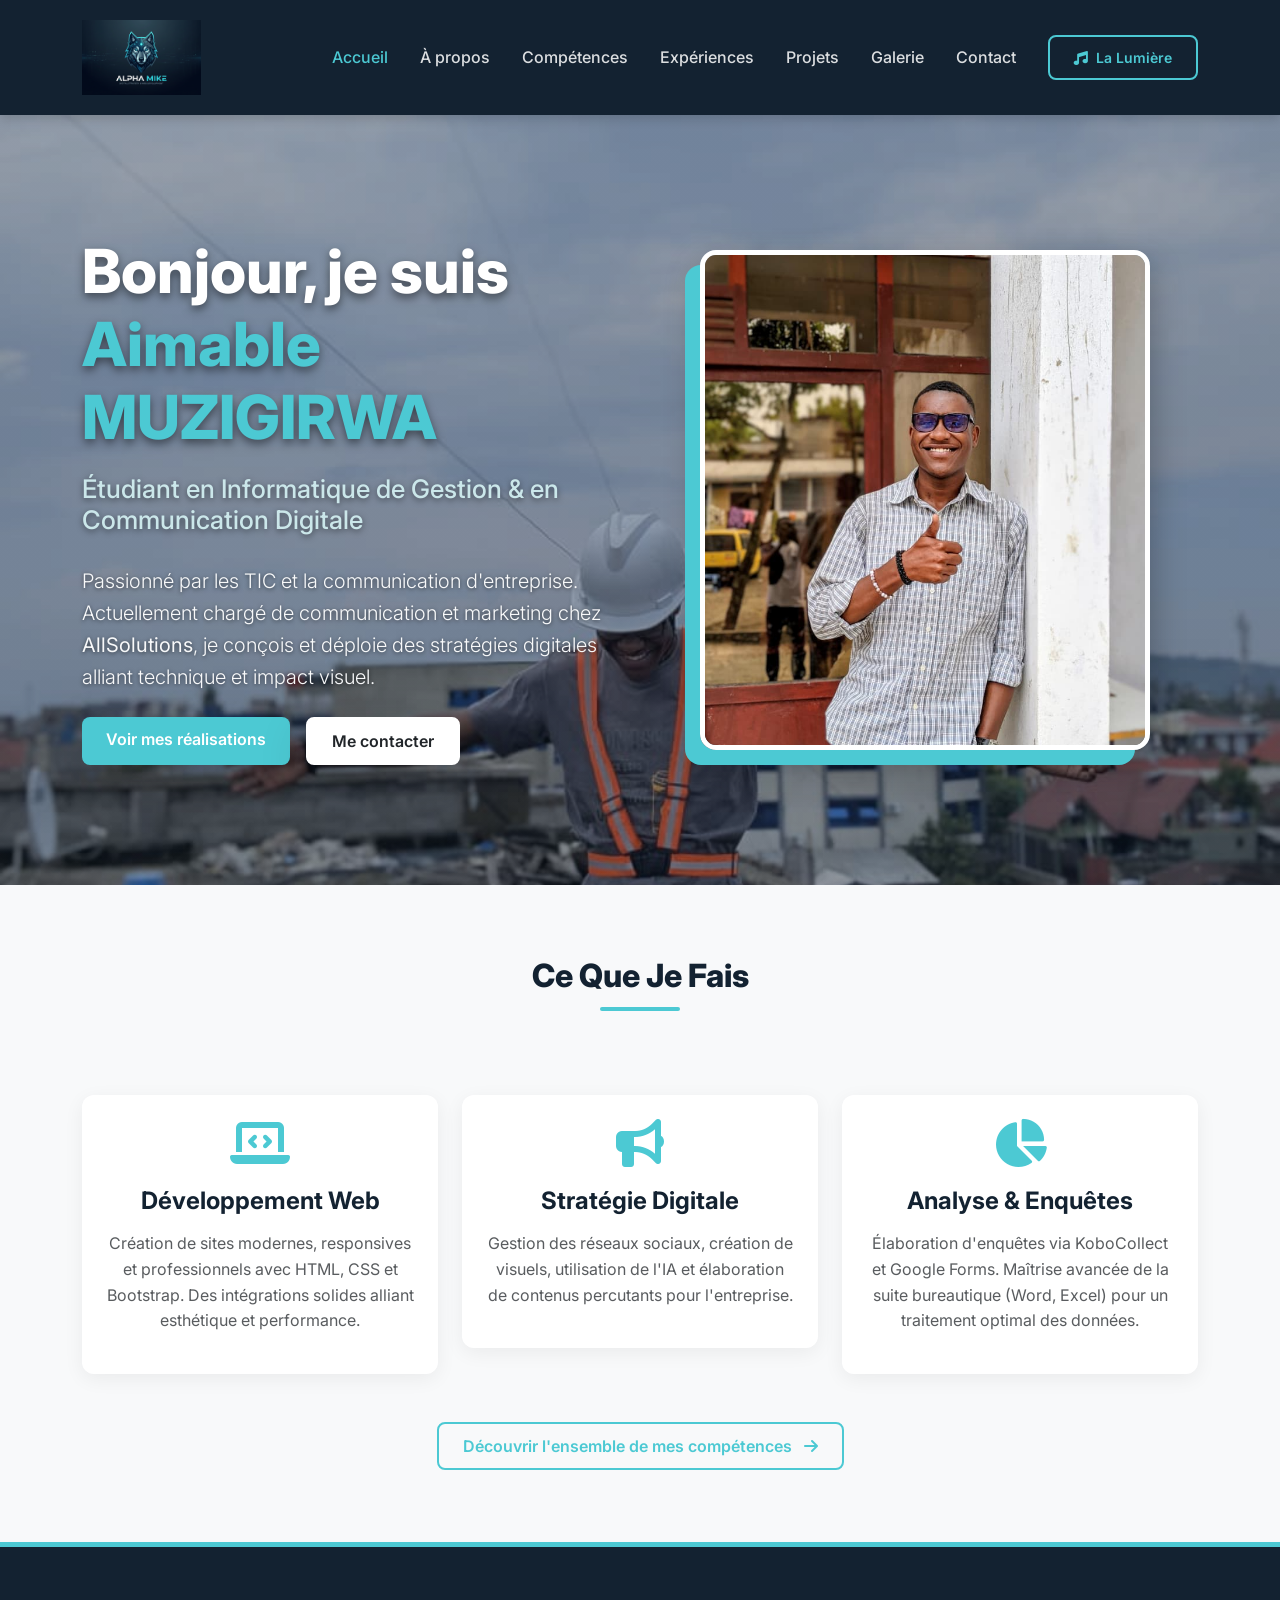
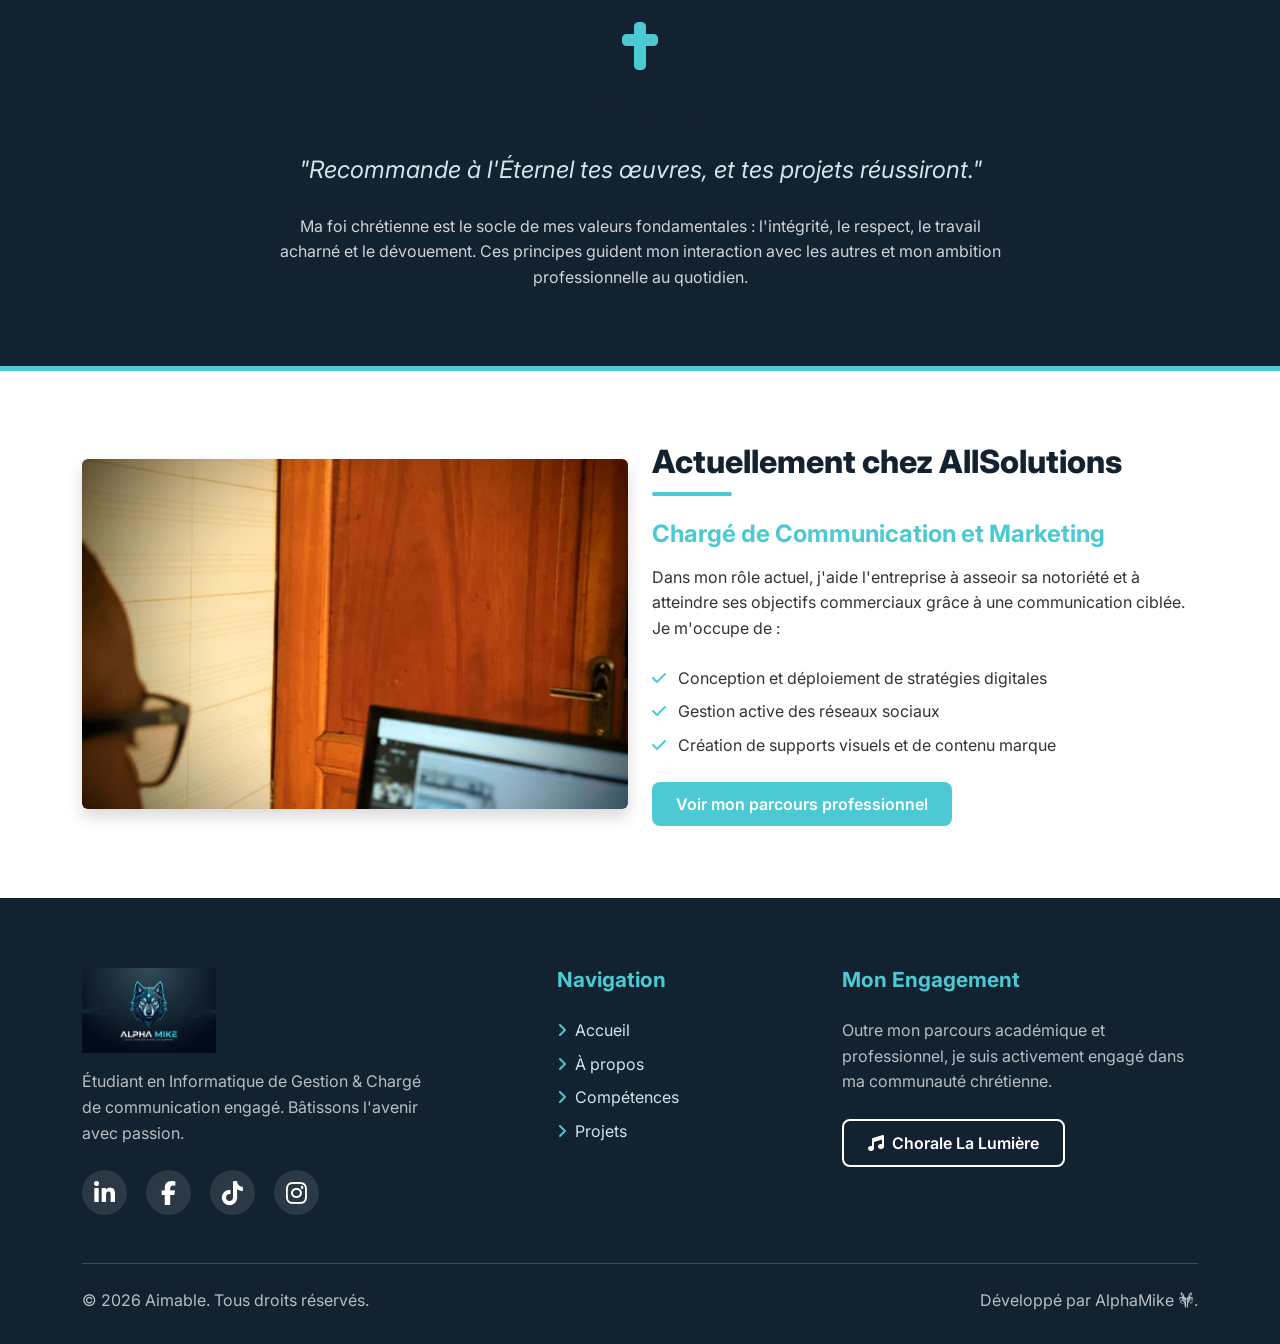
<file: index.html>
<!DOCTYPE html>
<html lang="fr">

<head>
    <meta charset="UTF-8">
    <meta name="viewport" content="width=device-width, initial-scale=1.0">
    <title>Aimable - Portfolio Professionnel</title>
    <link rel="icon" type="image/png" href="images/logo.png">
    <!-- Google Fonts -->
    <link href="https://fonts.googleapis.com/css2?family=Inter:wght@300;400;500;600;700;800&display=swap"
        rel="stylesheet">
    <!-- Bootstrap 5 CSS -->
    <link href="https://cdn.jsdelivr.net/npm/bootstrap@5.3.0/dist/css/bootstrap.min.css" rel="stylesheet">
    <!-- FontAwesome -->
    <link rel="stylesheet" href="https://cdnjs.cloudflare.com/ajax/libs/font-awesome/6.4.0/css/all.min.css">
    <!-- Custom CSS -->
    <link rel="stylesheet" href="css/style.css">
</head>

<body>

    <!-- Navigation -->
    <nav class="navbar navbar-expand-lg navbar-custom sticky-top">
        <div class="container">
            <a class="navbar-brand" href="index.html">
                <img src="images/logo.png" alt="Aimable Logo" style="height: 75px; width: auto; object-fit: contain;">
            </a>
            <button class="navbar-toggler" type="button" data-bs-toggle="collapse" data-bs-target="#navbarNav"
                aria-controls="navbarNav" aria-expanded="false" aria-label="Toggle navigation">
                <span class="navbar-toggler-icon"></span>
            </button>
            <div class="collapse navbar-collapse" id="navbarNav">
                <ul class="navbar-nav ms-auto align-items-center">
                    <li class="nav-item"><a class="nav-link active" href="index.html">Accueil</a></li>
                    <li class="nav-item"><a class="nav-link" href="about.html">À propos</a></li>
                    <li class="nav-item"><a class="nav-link" href="skills.html">Compétences</a></li>
                    <li class="nav-item"><a class="nav-link" href="experience.html">Expériences</a></li>
                    <li class="nav-item"><a class="nav-link" href="projects.html">Projets</a></li>
                    <li class="nav-item"><a class="nav-link" href="gallery.html">Galerie</a></li>
                    <li class="nav-item"><a class="nav-link" href="contact.html">Contact</a></li>
                    <!-- Chorale Link -->
                    <li class="nav-item ms-lg-3 mt-3 mt-lg-0">
                        <a class="btn btn-outline-custom btn-sm"
                            href="https://www.facebook.com/profile.php?id=61574576402778" target="_blank"><i
                                class="fa-solid fa-music me-1"></i> La Lumière</a>
                    </li>
                </ul>
            </div>
        </div>
    </nav>

    <!-- Hero Section -->
    <section class="hero-section hero-bg-1">
        <div class="container">
            <div class="row align-items-center">
                <div class="col-lg-6 order-2 order-lg-1 mt-5 mt-lg-0 fade-in delay-1">
                    <h1 class="hero-title">Bonjour, je suis <span class="text-accent">Aimable MUZIGIRWA</span></h1>
                    <h2 class="hero-subtitle">Étudiant en Informatique de Gestion & en Communication Digitale</h2>
                    <p class="lead mb-4 text-light" style="text-shadow: 0 1px 4px rgba(0,0,0,0.6);">Passionné par les
                        TIC et la communication d'entreprise. Actuellement chargé de communication et marketing chez
                        <strong><a href="https://allsolutionsets.com/" target="_blank" class="text-decoration-none"
                                style="color: inherit;">AllSolutions</a></strong>, je conçois et déploie des stratégies
                        digitales alliant technique et impact visuel.</p>
                    <div class="d-flex flex-wrap gap-3">
                        <a href="projects.html" class="btn btn-primary-custom shadow-lg">Voir mes réalisations</a>
                        <a href="contact.html"
                            class="btn btn-outline-custom bg-white text-dark border-white custom-hover-white shadow-lg">Me
                            contacter</a>
                    </div>
                </div>
                <div class="col-lg-6 order-1 order-lg-2 text-center fade-in delay-2">
                    <div class="px-3 px-md-5">
                        <img src="images/aimable.jpeg" alt="Aimable" class="profile-img-pro">
                    </div>
                </div>
            </div>
        </div>
    </section>

    <!-- Services / Skills Summary -->
    <section class="py-5 bg-muted">
        <div class="container py-4">
            <h2 class="section-title fade-in">Ce Que Je Fais</h2>
            <div class="row g-4 mt-2">
                <div class="col-lg-4 col-md-6 fade-in delay-1">
                    <div class="card card-custom p-4 text-center">
                        <i class="fa-solid fa-laptop-code card-icon"></i>
                        <h4 class="card-title mb-3">Développement Web</h4>
                        <p class="text-muted">Création de sites modernes, responsives et professionnels avec HTML, CSS
                            et Bootstrap. Des intégrations solides alliant esthétique et performance.</p>
                    </div>
                </div>
                <div class="col-lg-4 col-md-6 fade-in delay-2">
                    <div class="card card-custom p-4 text-center">
                        <i class="fa-solid fa-bullhorn card-icon"></i>
                        <h4 class="card-title mb-3">Stratégie Digitale</h4>
                        <p class="text-muted">Gestion des réseaux sociaux, création de visuels, utilisation de l'IA et
                            élaboration de contenus percutants pour l'entreprise.</p>
                    </div>
                </div>
                <div class="col-lg-4 col-md-6 fade-in delay-3">
                    <div class="card card-custom p-4 text-center">
                        <i class="fa-solid fa-chart-pie card-icon"></i>
                        <h4 class="card-title mb-3">Analyse & Enquêtes</h4>
                        <p class="text-muted">Élaboration d'enquêtes via KoboCollect et Google Forms. Maîtrise avancée
                            de la suite bureautique (Word, Excel) pour un traitement optimal des données.</p>
                    </div>
                </div>
            </div>
            <div class="text-center mt-5 fade-in delay-3">
                <a href="skills.html" class="btn btn-outline-custom">Découvrir l'ensemble de mes compétences <i
                        class="fa-solid fa-arrow-right ms-2"></i></a>
            </div>
        </div>
    </section>

    <!-- Christian Identity Section -->
    <section class="christian-section fade-in">
        <div class="container">
            <div class="row justify-content-center">
                <div class="col-lg-8">
                    <i class="fa-solid fa-cross fa-3x mb-4 text-accent"></i>
                    <h3 class="mb-4 font-weight-bold">Fondé sur la Foi</h3>
                    <p class="christian-quote">"Recommande à l'Éternel tes œuvres, et tes projets réussiront."</p>
                    <p class="mt-4 mb-0" style="color: rgba(255,255,255,0.8);">
                        Ma foi chrétienne est le socle de mes valeurs fondamentales : l'intégrité, le respect, le
                        travail acharné et le dévouement. Ces principes guident mon interaction avec les autres et mon
                        ambition professionnelle au quotidien.
                    </p>
                </div>
            </div>
        </div>
    </section>

    <!-- Experience Highlight -->
    <section class="py-5 bg-white">
        <div class="container py-4">
            <div class="row align-items-center">
                <div class="col-lg-6 fade-in delay-1">
                    <img src="images/com.jpeg" alt="AllSolutions Experience" class="img-fluid rounded shadow w-100"
                        style="object-fit: cover; height: 350px;">
                </div>
                <div class="col-lg-6 mt-4 mt-lg-0 fade-in delay-2">
                    <h2 class="section-title text-start mb-4">Actuellement chez <a href="https://allsolutionsets.com/"
                            target="_blank" class="text-decoration-none" style="color: inherit;">AllSolutions</a></h2>
                    <h4 class="text-accent mb-3">Chargé de Communication et Marketing</h4>
                    <p class="mb-4">Dans mon rôle actuel, j'aide l'entreprise à asseoir sa notoriété et à atteindre ses
                        objectifs commerciaux grâce à une communication ciblée. Je m'occupe de :</p>
                    <ul class="list-unstyled mb-4">
                        <li class="mb-2"><i class="fa-solid fa-check text-accent me-2"></i> Conception et déploiement de
                            stratégies digitales</li>
                        <li class="mb-2"><i class="fa-solid fa-check text-accent me-2"></i> Gestion active des réseaux
                            sociaux</li>
                        <li class="mb-2"><i class="fa-solid fa-check text-accent me-2"></i> Création de supports visuels
                            et de contenu marque</li>
                    </ul>
                    <a href="experience.html" class="btn btn-primary-custom">Voir mon parcours professionnel</a>
                </div>
            </div>
        </div>
    </section>

    <!-- Footer -->
    <footer class="footer-custom">
        <div class="container">
            <div class="row gy-4">
                <div class="col-lg-4">
                    <img src="images/logo.png" alt="Aimable Logo" class="mb-3"
                        style="height: 85px; width: auto; object-fit: contain;">
                    <p style="color: rgba(255,255,255,0.7);">Étudiant en Informatique de Gestion & Chargé de
                        communication engagé. Bâtissons l'avenir avec passion.</p>
                    <div class="social-icons mt-4">
                        <a href="https://www.linkedin.com/in/allsolutions-ets-047546341/" target="_blank"><i
                                class="fa-brands fa-linkedin-in"></i></a>
                        <a href="https://www.facebook.com/profile.php?id=61577200871642" target="_blank"><i
                                class="fa-brands fa-facebook-f"></i></a>
                        <a href="https://www.tiktok.com/@allsolutionsets1" target="_blank"><i
                                class="fa-brands fa-tiktok"></i></a>
                        <a href="https://www.instagram.com/allsolutions_ets/" target="_blank"><i
                                class="fa-brands fa-instagram"></i></a>
                    </div>
                </div>
                <div class="col-lg-3 offset-lg-1">
                    <h5 class="footer-title">Navigation</h5>
                    <ul class="list-unstyled">
                        <li class="mb-2"><a href="index.html" class="text-decoration-none"><i
                                    class="fa-solid fa-angle-right me-2 text-accent"></i>Accueil</a></li>
                        <li class="mb-2"><a href="about.html" class="text-decoration-none"><i
                                    class="fa-solid fa-angle-right me-2 text-accent"></i>À propos</a></li>
                        <li class="mb-2"><a href="skills.html" class="text-decoration-none"><i
                                    class="fa-solid fa-angle-right me-2 text-accent"></i>Compétences</a></li>
                        <li class="mb-2"><a href="projects.html" class="text-decoration-none"><i
                                    class="fa-solid fa-angle-right me-2 text-accent"></i>Projets</a></li>
                    </ul>
                </div>
                <div class="col-lg-4">
                    <h5 class="footer-title">Mon Engagement</h5>
                    <p style="color: rgba(255,255,255,0.7);">Outre mon parcours académique et professionnel, je suis
                        activement engagé dans ma communauté chrétienne.</p>
                    <a href="https://www.facebook.com/profile.php?id=61574576402778" target="_blank"
                        class="btn btn-outline-custom mt-2 border-white text-white custom-hover-white"><i
                            class="fa-solid fa-music me-2"></i>Chorale La Lumière</a>
                </div>
            </div>
            <hr class="mt-5 mb-4 border-secondary opacity-50">
            <div class="row">
                <div class="col-md-6 text-center text-md-start">
                    <p class="mb-0" style="color: rgba(255,255,255,0.7);">&copy; 2026 Aimable. Tous droits réservés.</p>
                </div>
                <div class="col-md-6 text-center text-md-end mt-3 mt-md-0">
                    <p class="mb-0" style="color: rgba(255,255,255,0.7);">Développé par AlphaMike <i
                            class="fab fa-wolf-pack-battalion"></i>.</p>
                </div>
            </div>
    </footer>

    <!-- Bootstrap 5 JS Bundle -->
    <script src="https://cdn.jsdelivr.net/npm/bootstrap@5.3.0/dist/js/bootstrap.bundle.min.js"></script>

    <style>
        .custom-hover-white:hover {
            background-color: var(--light-accent) !important;
            color: var(--primary-dark) !important;
            border-color: var(--light-accent) !important;
        }
    </style>
</body>

</html>
</file>
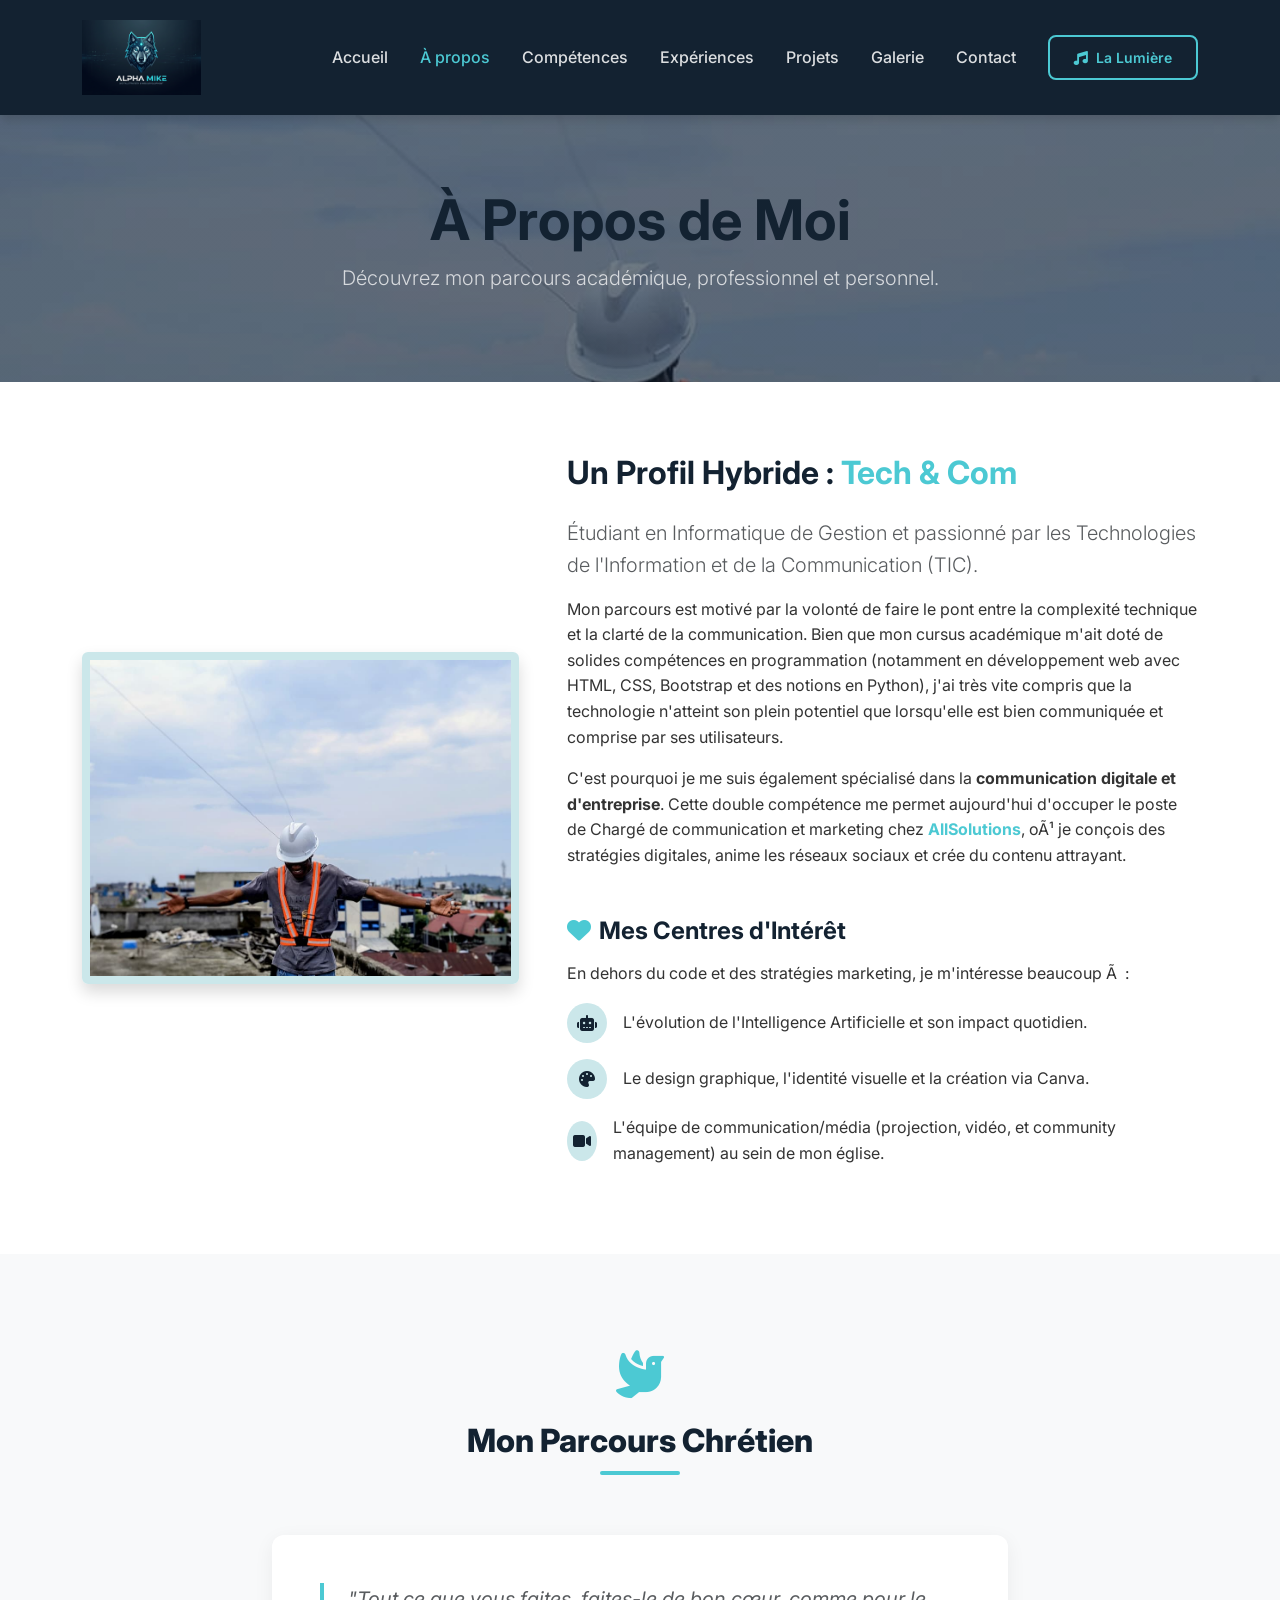
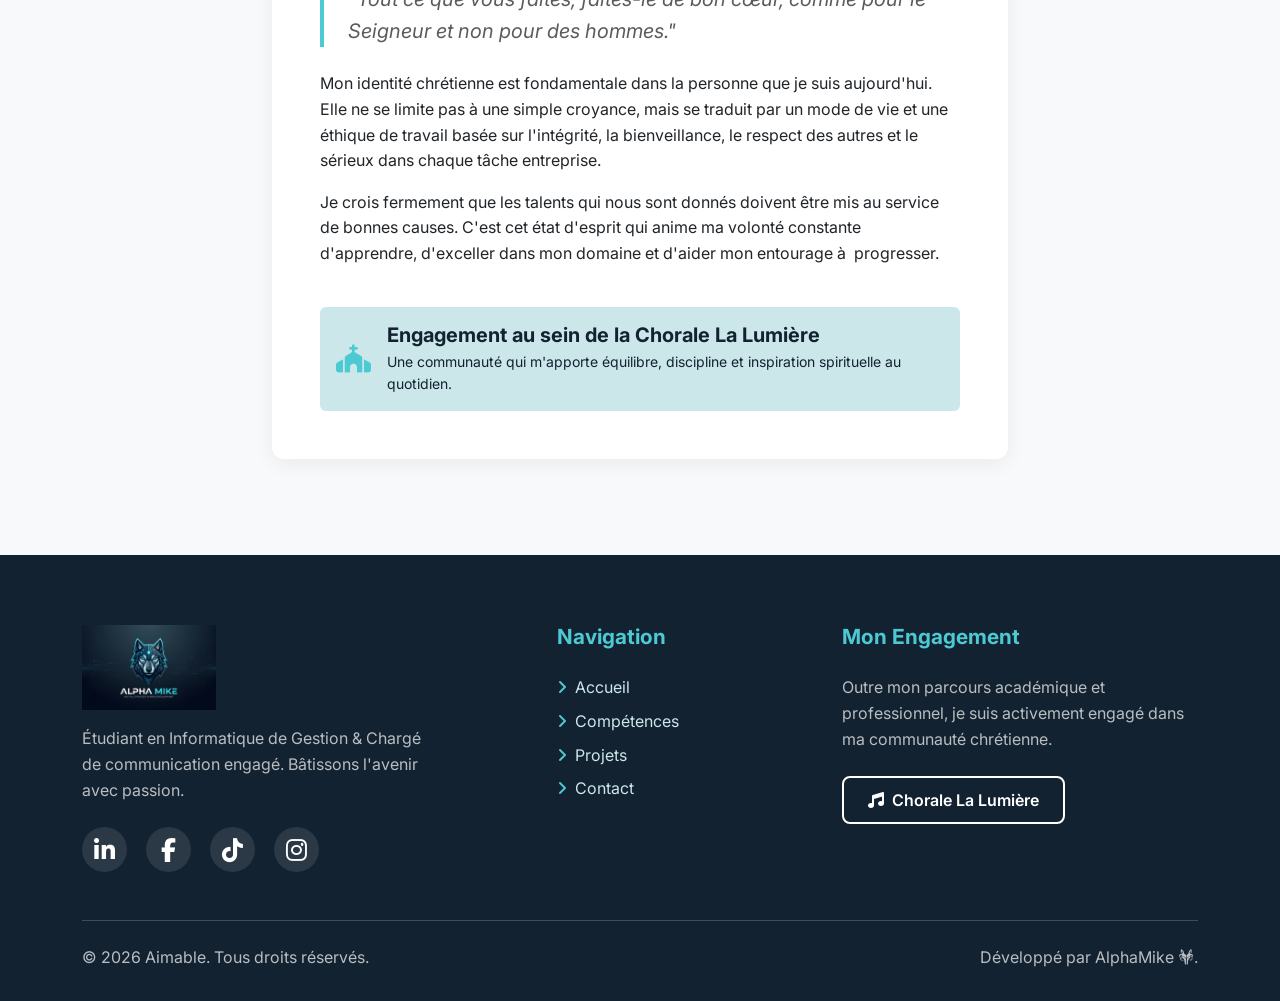
<file: about.html>
<!DOCTYPE html>
<html lang="fr">
<head>
    <meta charset="UTF-8">
    <meta name="viewport" content="width=device-width, initial-scale=1.0">
    <title>À propos de moi - Aimable</title>
    <link rel="icon" type="image/png" href="images/logo.png">
    <!-- Google Fonts -->
    <link href="https://fonts.googleapis.com/css2?family=Inter:wght@300;400;500;600;700;800&display=swap" rel="stylesheet">
    <!-- Bootstrap 5 CSS -->
    <link href="https://cdn.jsdelivr.net/npm/bootstrap@5.3.0/dist/css/bootstrap.min.css" rel="stylesheet">
    <!-- FontAwesome -->
    <link rel="stylesheet" href="https://cdnjs.cloudflare.com/ajax/libs/font-awesome/6.4.0/css/all.min.css">
    <!-- Custom CSS -->
    <link rel="stylesheet" href="css/style.css">
</head>
<body>

    <!-- Navigation -->
    <nav class="navbar navbar-expand-lg navbar-custom sticky-top">
        <div class="container">
            <a class="navbar-brand" href="index.html">
                <img src="images/logo.png" alt="Aimable Logo" style="height: 75px; width: auto; object-fit: contain;">
            </a>
            <button class="navbar-toggler" type="button" data-bs-toggle="collapse" data-bs-target="#navbarNav">
                <span class="navbar-toggler-icon"></span>
            </button>
            <div class="collapse navbar-collapse" id="navbarNav">
                <ul class="navbar-nav ms-auto align-items-center">
                    <li class="nav-item"><a class="nav-link" href="index.html">Accueil</a></li>
                    <li class="nav-item"><a class="nav-link active" href="about.html">À propos</a></li>
                    <li class="nav-item"><a class="nav-link" href="skills.html">Compétences</a></li>
                    <li class="nav-item"><a class="nav-link" href="experience.html">Expériences</a></li>
                    <li class="nav-item"><a class="nav-link" href="projects.html">Projets</a></li>
                    <li class="nav-item"><a class="nav-link" href="gallery.html">Galerie</a></li>
                    <li class="nav-item"><a class="nav-link" href="contact.html">Contact</a></li>
                    <li class="nav-item ms-lg-3 mt-3 mt-lg-0">
                        <a class="btn btn-outline-custom btn-sm" href="https://www.facebook.com/profile.php?id=61574576402778" target="_blank"><i class="fa-solid fa-music me-1"></i> La Lumière</a>
                    </li>
                </ul>
            </div>
        </div>
    </nav>

    <!-- Page Header -->
    <header class="py-5 text-white text-center hero-bg-2 position-relative">
        <div class="container py-4">
            <h1 class="display-4 fw-bold fade-in">À Propos de Moi</h1>
            <p class="lead fade-in delay-1 opacity-75">Découvrez mon parcours académique, professionnel et personnel.</p>
        </div>
    </header>

    <!-- Profile Details -->
    <section class="py-5 bg-white">
        <div class="container py-4">
            <div class="row gx-5 align-items-center">
                <div class="col-lg-5 fade-in delay-1 text-center mb-5 mb-lg-0">
                    <img src="images/hero (2).jpeg" alt="Portrait Aimable" class="img-fluid rounded shadow" style="border: 8px solid var(--light-accent); object-fit: cover; max-height: 600px;">
                </div>
                <div class="col-lg-7 fade-in delay-2">
                    <h2 class="mb-4 text-primary-dark fw-bold">Un Profil Hybride : <span class="text-accent">Tech & Com</span></h2>
                    <p class="lead text-muted">Étudiant en Informatique de Gestion et passionné par les Technologies de l'Information et de la Communication (TIC).</p>
                    <p>Mon parcours est motivé par la volonté de faire le pont entre la complexité technique et la clarté de la communication. Bien que mon cursus académique m'ait doté de solides compétences en programmation (notamment en développement web avec HTML, CSS, Bootstrap et des notions en Python), j'ai très vite compris que la technologie n'atteint son plein potentiel que lorsqu'elle est bien communiquée et comprise par ses utilisateurs.</p>
                    <p>C'est pourquoi je me suis également spécialisé dans la <strong>communication digitale et d'entreprise</strong>. Cette double compétence me permet aujourd'hui d'occuper le poste de Chargé de communication et marketing chez <a href="https://allsolutionsets.com/" target="_blank" class="text-decoration-none fw-bold text-primary-dark">AllSolutions</a>, oÃ¹ je conçois des stratégies digitales, anime les réseaux sociaux et crée du contenu attrayant.</p>
                    
                    <h4 class="mt-5 mb-3 text-primary-dark fw-bold"><i class="fa-solid fa-heart text-accent me-2"></i>Mes Centres d'Intérêt</h4>
                    <p>En dehors du code et des stratégies marketing, je m'intéresse beaucoup Ã  :</p>
                    <ul class="list-unstyled">
                        <li class="mb-3 d-flex align-items-center">
                            <div class="bg-light-accent text-primary-dark rounded-circle d-flex align-items-center justify-content-center me-3" style="width: 40px; height: 40px;"><i class="fa-solid fa-robot"></i></div>
                            <span>L'évolution de l'Intelligence Artificielle et son impact quotidien.</span>
                        </li>
                        <li class="mb-3 d-flex align-items-center">
                            <div class="bg-light-accent text-primary-dark rounded-circle d-flex align-items-center justify-content-center me-3" style="width: 40px; height: 40px;"><i class="fa-solid fa-palette"></i></div>
                            <span>Le design graphique, l'identité visuelle et la création via Canva.</span>
                        </li>
                        <li class="mb-3 d-flex align-items-center">
                            <div class="bg-light-accent text-primary-dark rounded-circle d-flex align-items-center justify-content-center me-3" style="width: 40px; height: 40px;"><i class="fa-solid fa-video"></i></div>
                            <span>L'équipe de communication/média (projection, vidéo, et community management) au sein de mon église.</span>
                        </li>
                    </ul>
                </div>
            </div>
        </div>
    </section>

    <!-- Christian Journey -->
    <section class="py-5 bg-muted">
        <div class="container py-5">
            <div class="row justify-content-center">
                <div class="col-lg-8 text-center fade-in">
                    <i class="fa-solid fa-dove fa-3x text-accent mb-4"></i>
                    <h2 class="section-title">Mon Parcours Chrétien</h2>
                    <div class="card card-custom p-4 p-md-5 text-start mt-5">
                        <p class="fst-italic fs-5 text-muted mb-4 border-start border-4 border-info ps-4" style="border-color: var(--primary-accent) !important;">
                            "Tout ce que vous faites, faites-le de bon cœur, comme pour le Seigneur et non pour des hommes." 
                        </p>
                        <p>Mon identité chrétienne est fondamentale dans la personne que je suis aujourd'hui. Elle ne se limite pas à une simple croyance, mais se traduit par un mode de vie et une éthique de travail basée sur l'intégrité, la bienveillance, le respect des autres et le sérieux dans chaque tâche entreprise.</p>
                        <p>Je crois fermement que les talents qui nous sont donnés doivent être mis au service de bonnes causes. C'est cet état d'esprit qui anime ma volonté constante d'apprendre, d'exceller dans mon domaine et d'aider mon entourage à  progresser.</p>
                        <div class="mt-4 p-3 bg-light-accent rounded text-primary-dark d-flex align-items-center">
                            <i class="fa-solid fa-church fs-3 me-3 text-accent"></i>
                            <div>
                                <h5 class="mb-1 fw-bold">Engagement au sein de la Chorale La Lumière</h5>
                                <p class="mb-0 small">Une communauté qui m'apporte équilibre, discipline et inspiration spirituelle au quotidien.</p>
                            </div>
                        </div>
                    </div>
                </div>
            </div>
        </div>
    </section>

    <!-- Footer -->
    <footer class="footer-custom">
        <div class="container">
            <div class="row gy-4">
                <div class="col-lg-4">
                    <img src="images/logo.png" alt="Aimable Logo" class="mb-3" style="height: 85px; width: auto; object-fit: contain;">
                    <p style="color: rgba(255,255,255,0.7);">Étudiant en Informatique de Gestion & Chargé de communication engagé. Bâtissons l'avenir avec passion.</p>
                    <div class="social-icons mt-4">
                        <a href="https://www.linkedin.com/in/allsolutions-ets-047546341/" target="_blank"><i class="fa-brands fa-linkedin-in"></i></a>
                        <a href="https://www.facebook.com/profile.php?id=61577200871642" target="_blank"><i class="fa-brands fa-facebook-f"></i></a>
                        <a href="https://www.tiktok.com/@allsolutionsets1" target="_blank"><i class="fa-brands fa-tiktok"></i></a>
                        <a href="https://www.instagram.com/allsolutions_ets/" target="_blank"><i class="fa-brands fa-instagram"></i></a>
                    </div>
                </div>
                <div class="col-lg-3 offset-lg-1">
                    <h5 class="footer-title">Navigation</h5>
                    <ul class="list-unstyled">
                        <li class="mb-2"><a href="index.html" class="text-decoration-none"><i class="fa-solid fa-angle-right me-2 text-accent"></i>Accueil</a></li>
                        <li class="mb-2"><a href="skills.html" class="text-decoration-none"><i class="fa-solid fa-angle-right me-2 text-accent"></i>Compétences</a></li>
                        <li class="mb-2"><a href="projects.html" class="text-decoration-none"><i class="fa-solid fa-angle-right me-2 text-accent"></i>Projets</a></li>
                        <li class="mb-2"><a href="contact.html" class="text-decoration-none"><i class="fa-solid fa-angle-right me-2 text-accent"></i>Contact</a></li>
                    </ul>
                </div>
                <div class="col-lg-4">
                    <h5 class="footer-title">Mon Engagement</h5>
                    <p style="color: rgba(255,255,255,0.7);">Outre mon parcours académique et professionnel, je suis activement engagé dans ma communauté chrétienne.</p>
                    <a href="https://www.facebook.com/profile.php?id=61574576402778" target="_blank" class="btn btn-outline-custom mt-2 border-white text-white custom-hover-white"><i class="fa-solid fa-music me-2"></i>Chorale La Lumière</a>
                </div>
            </div>
            <hr class="mt-5 mb-4 border-secondary opacity-50">
            <div class="row">
                <div class="col-md-6 text-center text-md-start">
                    <p class="mb-0" style="color: rgba(255,255,255,0.7);">&copy; 2026 Aimable. Tous droits réservés.</p>
                </div>
                <div class="col-md-6 text-center text-md-end mt-3 mt-md-0">
                    <p class="mb-0" style="color: rgba(255,255,255,0.7);">Développé par AlphaMike <i class="fab fa-wolf-pack-battalion"></i>.</p>
                </div>
            </div>
        </div>
    </footer>

    <script src="https://cdn.jsdelivr.net/npm/bootstrap@5.3.0/dist/js/bootstrap.bundle.min.js"></script>
    <style>
        .custom-hover-white:hover {
            background-color: var(--light-accent) !important;
            color: var(--primary-dark) !important;
            border-color: var(--light-accent) !important;
        }
    </style>
</body>
</html>
</file>
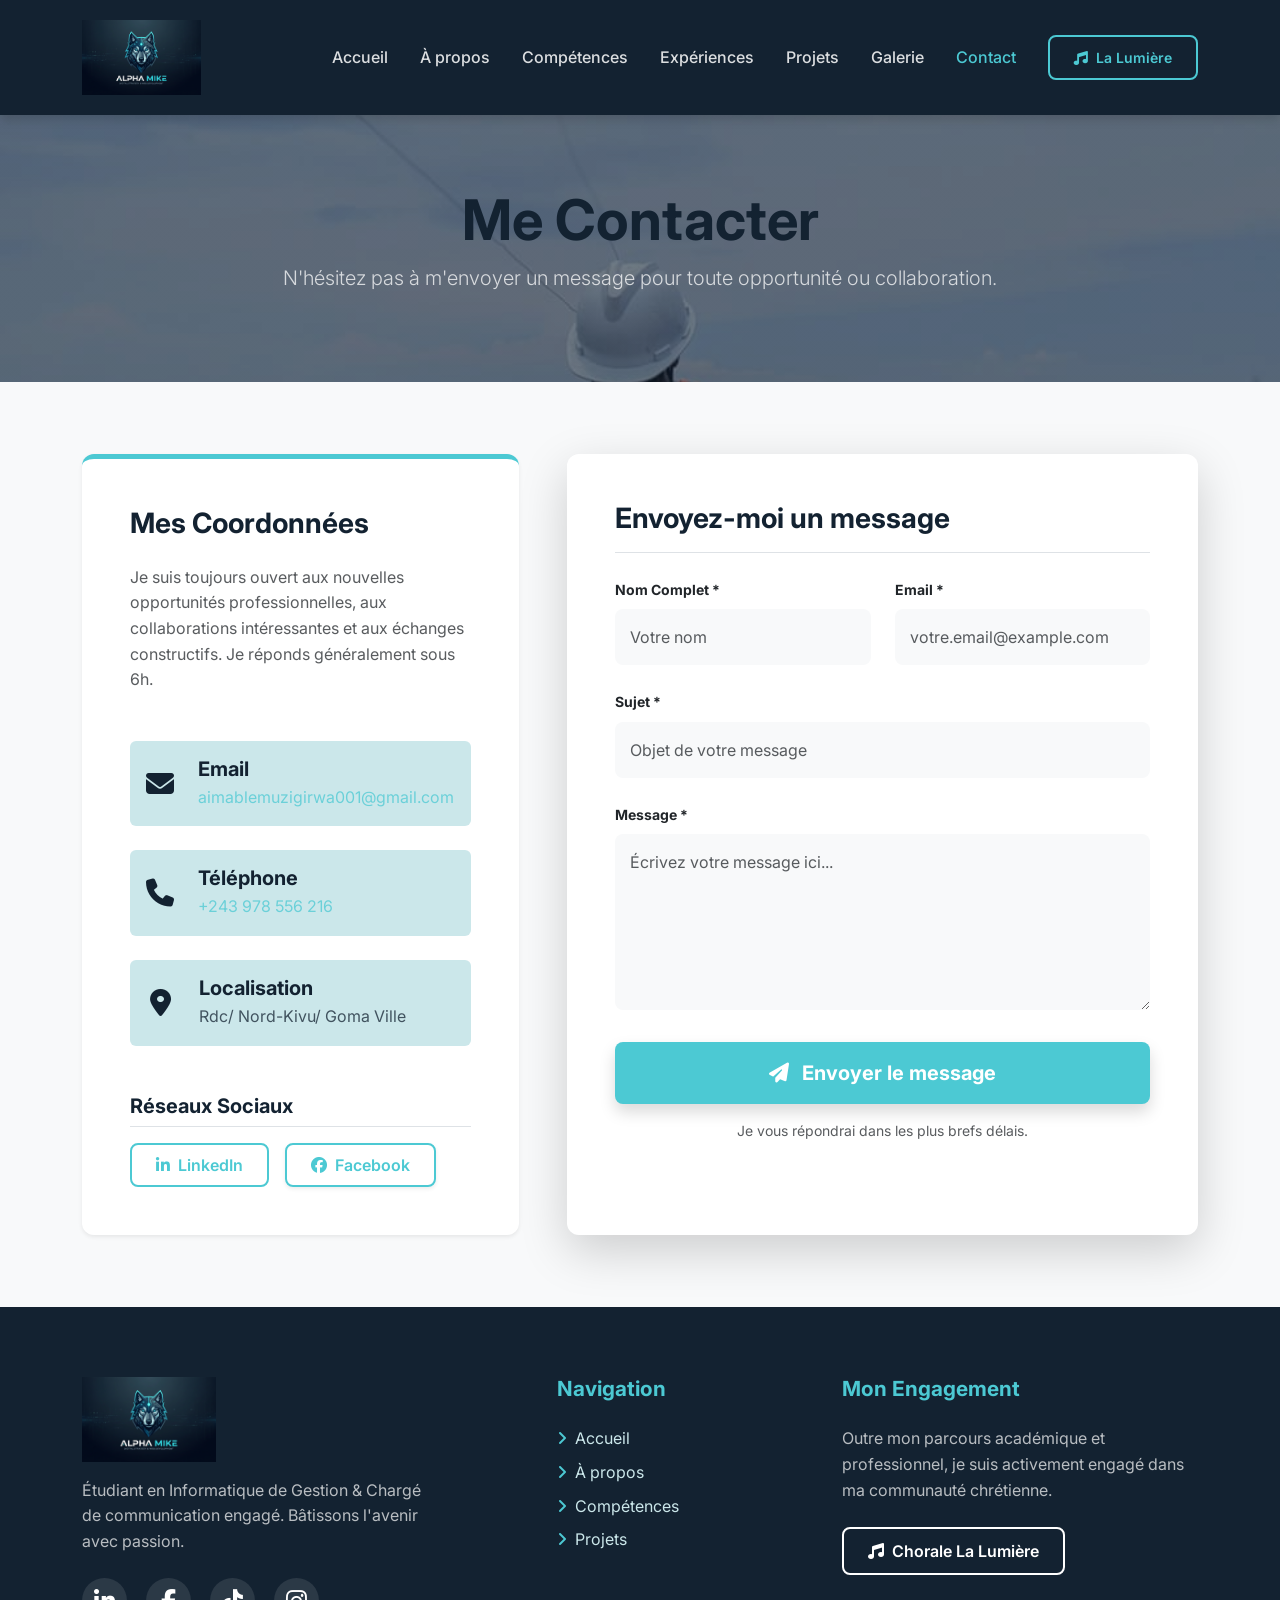
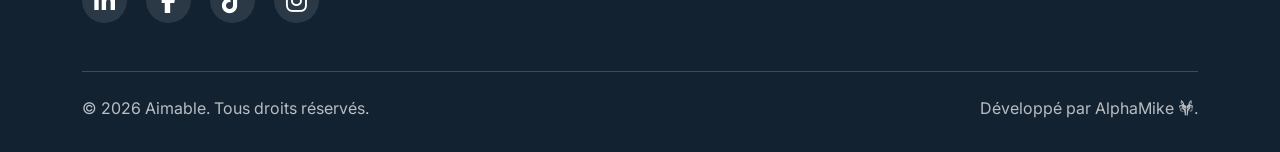
<file: contact.html>
<!DOCTYPE html>
<html lang="fr">
<head>
    <meta charset="UTF-8">
    <meta name="viewport" content="width=device-width, initial-scale=1.0">
    <title>Contact - Aimable</title>
    <link rel="icon" type="image/png" href="images/logo.png">
    <!-- Google Fonts -->
    <link href="https://fonts.googleapis.com/css2?family=Inter:wght@300;400;500;600;700;800&display=swap" rel="stylesheet">
    <!-- Bootstrap 5 CSS -->
    <link href="https://cdn.jsdelivr.net/npm/bootstrap@5.3.0/dist/css/bootstrap.min.css" rel="stylesheet">
    <!-- FontAwesome -->
    <link rel="stylesheet" href="https://cdnjs.cloudflare.com/ajax/libs/font-awesome/6.4.0/css/all.min.css">
    <!-- Custom CSS -->
    <link rel="stylesheet" href="css/style.css">
</head>
<body class="bg-muted">

    <!-- Navigation -->
    <nav class="navbar navbar-expand-lg navbar-custom sticky-top">
        <div class="container">
            <a class="navbar-brand" href="index.html">
                <img src="images/logo.png" alt="Aimable Logo" style="height: 75px; width: auto; object-fit: contain;">
            </a>
            <button class="navbar-toggler" type="button" data-bs-toggle="collapse" data-bs-target="#navbarNav">
                <span class="navbar-toggler-icon"></span>
            </button>
            <div class="collapse navbar-collapse" id="navbarNav">
                <ul class="navbar-nav ms-auto align-items-center">
                    <li class="nav-item"><a class="nav-link" href="index.html">Accueil</a></li>
                    <li class="nav-item"><a class="nav-link" href="about.html">À propos</a></li>
                    <li class="nav-item"><a class="nav-link" href="skills.html">Compétences</a></li>
                    <li class="nav-item"><a class="nav-link" href="experience.html">Expériences</a></li>
                    <li class="nav-item"><a class="nav-link" href="projects.html">Projets</a></li>
                    <li class="nav-item"><a class="nav-link" href="gallery.html">Galerie</a></li>
                    <li class="nav-item"><a class="nav-link active" href="contact.html">Contact</a></li>
                    <li class="nav-item ms-lg-3 mt-3 mt-lg-0">
                        <a class="btn btn-outline-custom btn-sm" href="https://www.facebook.com/profile.php?id=61574576402778" target="_blank"><i class="fa-solid fa-music me-1"></i> La Lumière</a>
                    </li>
                </ul>
            </div>
        </div>
    </nav>

    <!-- Header -->
    <header class="py-5 text-white text-center hero-bg-2 position-relative">
        <div class="container py-4">
            <h1 class="display-4 fw-bold fade-in">Me Contacter</h1>
            <p class="lead fade-in delay-1 opacity-75">N'hésitez pas à m'envoyer un message pour toute opportunité ou collaboration.</p>
        </div>
    </header>

    <section class="py-5">
        <div class="container py-4">
            <div class="row g-5">
                
                <!-- Contact Info -->
                <div class="col-lg-5 fade-in delay-1">
                    <div class="card card-custom p-4 p-md-5 h-100 border-0 shadow-sm border-top border-5" style="border-top-color: var(--primary-accent) !important;">
                        <h3 class="fw-bold text-primary-dark mb-4">Mes Coordonnées</h3>
                        <p class="text-muted mb-5">Je suis toujours ouvert aux nouvelles opportunités professionnelles, aux collaborations intéressantes et aux échanges constructifs. Je réponds généralement sous 6h.</p>
                        
                        <div class="d-flex align-items-center mb-4 p-3 bg-light-accent rounded">
                            <i class="fa-solid fa-envelope fs-3 text-primary-dark me-4"></i>
                            <div>
                                <h5 class="fw-bold mb-1 text-primary-dark">Email</h5>
                                <a href="mailto:contact@aimable.com" class="text-primary-dark text-decoration-none opacity-75">aimablemuzigirwa001@gmail.com</a>
                            </div>
                        </div>
                        
                        <div class="d-flex align-items-center mb-4 p-3 bg-light-accent rounded">
                            <i class="fa-solid fa-phone fs-3 text-primary-dark me-4"></i>
                            <div>
                                <h5 class="fw-bold mb-1 text-primary-dark">Téléphone</h5>
                                <a href="tel:+123456789" class="text-primary-dark text-decoration-none opacity-75">+243 978 556 216</a>
                            </div>
                        </div>

                        <div class="d-flex align-items-center mb-5 p-3 bg-light-accent rounded">
                            <i class="fa-solid fa-location-dot fs-3 text-primary-dark me-4 px-1"></i>
                            <div>
                                <h5 class="fw-bold mb-1 text-primary-dark">Localisation</h5>
                                <span class="text-primary-dark opacity-75">Rdc/ Nord-Kivu/ Goma Ville</span>
                            </div>
                        </div>

                        <h5 class="fw-bold text-primary-dark border-bottom pb-2 mb-3">Réseaux Sociaux</h5>
                        <div class="d-flex gap-3">
                            <a href="https://www.linkedin.com/in/allsolutions-ets-047546341/" class="btn btn-outline-custom pb-2 pt-2 px-4"><i class="fa-brands fa-linkedin-in me-2"></i>LinkedIn</a>
                            <a href="https://www.facebook.com/profile.php?id=61577200871642" class="btn btn-outline-custom pb-2 pt-2 px-4 shadow-sm"><i class="fa-brands fa-facebook me-2"></i>Facebook</a>
                        </div>
                    </div>
                </div>

                <!-- Contact Form -->
                <div class="col-lg-7 fade-in delay-2">
                    <div class="card card-custom p-4 p-md-5 h-100 border-0 shadow-lg">
                        <h3 class="fw-bold text-primary-dark mb-4 border-bottom pb-3">Envoyez-moi un message</h3>
                        <form>
                            <div class="row g-4">
                                <div class="col-md-6">
                                    <label class="form-label fw-bold text-primary-dark small">Nom Complet *</label>
                                    <input type="text" class="form-control bg-light border-0 py-3" placeholder="Votre nom" required>
                                </div>
                                <div class="col-md-6">
                                    <label class="form-label fw-bold text-primary-dark small">Email *</label>
                                    <input type="email" class="form-control bg-light border-0 py-3" placeholder="votre.email@example.com" required>
                                </div>
                                <div class="col-12">
                                    <label class="form-label fw-bold text-primary-dark small">Sujet *</label>
                                    <input type="text" class="form-control bg-light border-0 py-3" placeholder="Objet de votre message" required>
                                </div>
                                <div class="col-12">
                                    <label class="form-label fw-bold text-primary-dark small">Message *</label>
                                    <textarea class="form-control bg-light border-0 py-3" rows="6" placeholder="Écrivez votre message ici..." required></textarea>
                                </div>
                                <div class="col-12 mt-4 pt-2">
                                    <button type="submit" class="btn btn-primary-custom w-100 py-3 fs-5 fw-bold shadow">
                                        <i class="fa-solid fa-paper-plane me-2"></i> Envoyer le message
                                    </button>
                                    <p class="text-center text-muted mt-3 small">Je vous répondrai dans les plus brefs délais.</p>
                                </div>
                            </div>
                        </form>
                    </div>
                </div>

            </div>
        </div>
    </section>

    <!-- Footer -->
    <footer class="footer-custom mt-auto">
        <div class="container">
            <div class="row gy-4">
                <div class="col-lg-4">
                    <img src="images/logo.png" alt="Aimable Logo" class="mb-3" style="height: 85px; width: auto; object-fit: contain;">
                    <p style="color: rgba(255,255,255,0.7);">Étudiant en Informatique de Gestion & Chargé de communication engagé. Bâtissons l'avenir avec passion.</p>
                    <div class="social-icons mt-4">
                        <a href="https://www.linkedin.com/in/allsolutions-ets-047546341/" target="_blank"><i class="fa-brands fa-linkedin-in"></i></a>
                        <a href="https://www.facebook.com/profile.php?id=61577200871642" target="_blank"><i class="fa-brands fa-facebook-f"></i></a>
                        <a href="https://www.tiktok.com/@allsolutionsets1" target="_blank"><i class="fa-brands fa-tiktok"></i></a>
                        <a href="https://www.instagram.com/allsolutions_ets/" target="_blank"><i class="fa-brands fa-instagram"></i></a>
                    </div>
                </div>
                <div class="col-lg-3 offset-lg-1">
                    <h5 class="footer-title">Navigation</h5>
                    <ul class="list-unstyled">
                        <li class="mb-2"><a href="index.html" class="text-decoration-none"><i class="fa-solid fa-angle-right me-2 text-accent"></i>Accueil</a></li>
                        <li class="mb-2"><a href="about.html" class="text-decoration-none"><i class="fa-solid fa-angle-right me-2 text-accent"></i>À propos</a></li>
                        <li class="mb-2"><a href="skills.html" class="text-decoration-none"><i class="fa-solid fa-angle-right me-2 text-accent"></i>Compétences</a></li>
                        <li class="mb-2"><a href="projects.html" class="text-decoration-none"><i class="fa-solid fa-angle-right me-2 text-accent"></i>Projets</a></li>
                    </ul>
                </div>
                <div class="col-lg-4">
                    <h5 class="footer-title">Mon Engagement</h5>
                    <p style="color: rgba(255,255,255,0.7);">Outre mon parcours académique et professionnel, je suis activement engagé dans ma communauté chrétienne.</p>
                    <a href="https://www.facebook.com/profile.php?id=61574576402778" target="_blank" class="btn btn-outline-custom mt-2 border-white text-white custom-hover-white"><i class="fa-solid fa-music me-2"></i>Chorale La Lumière</a>
                </div>
            </div>
            <hr class="mt-5 mb-4 border-secondary opacity-50">
            <div class="row">
                <div class="col-md-6 text-center text-md-start">
                    <p class="mb-0" style="color: rgba(255,255,255,0.7);">&copy; 2026 Aimable. Tous droits réservés.</p>
                </div>
                <div class="col-md-6 text-center text-md-end mt-3 mt-md-0">
                    <p class="mb-0" style="color: rgba(255,255,255,0.7);">Développé par AlphaMike <i class="fab fa-wolf-pack-battalion"></i>.</p>
                </div>
            </div>
        </div>
    </footer>

    <script src="https://cdn.jsdelivr.net/npm/bootstrap@5.3.0/dist/js/bootstrap.bundle.min.js"></script>
    <style>
        .custom-hover-white:hover {
            background-color: var(--light-accent) !important;
            color: var(--primary-dark) !important;
            border-color: var(--light-accent) !important;
        }
    </style>
</body>
</html>
</file>
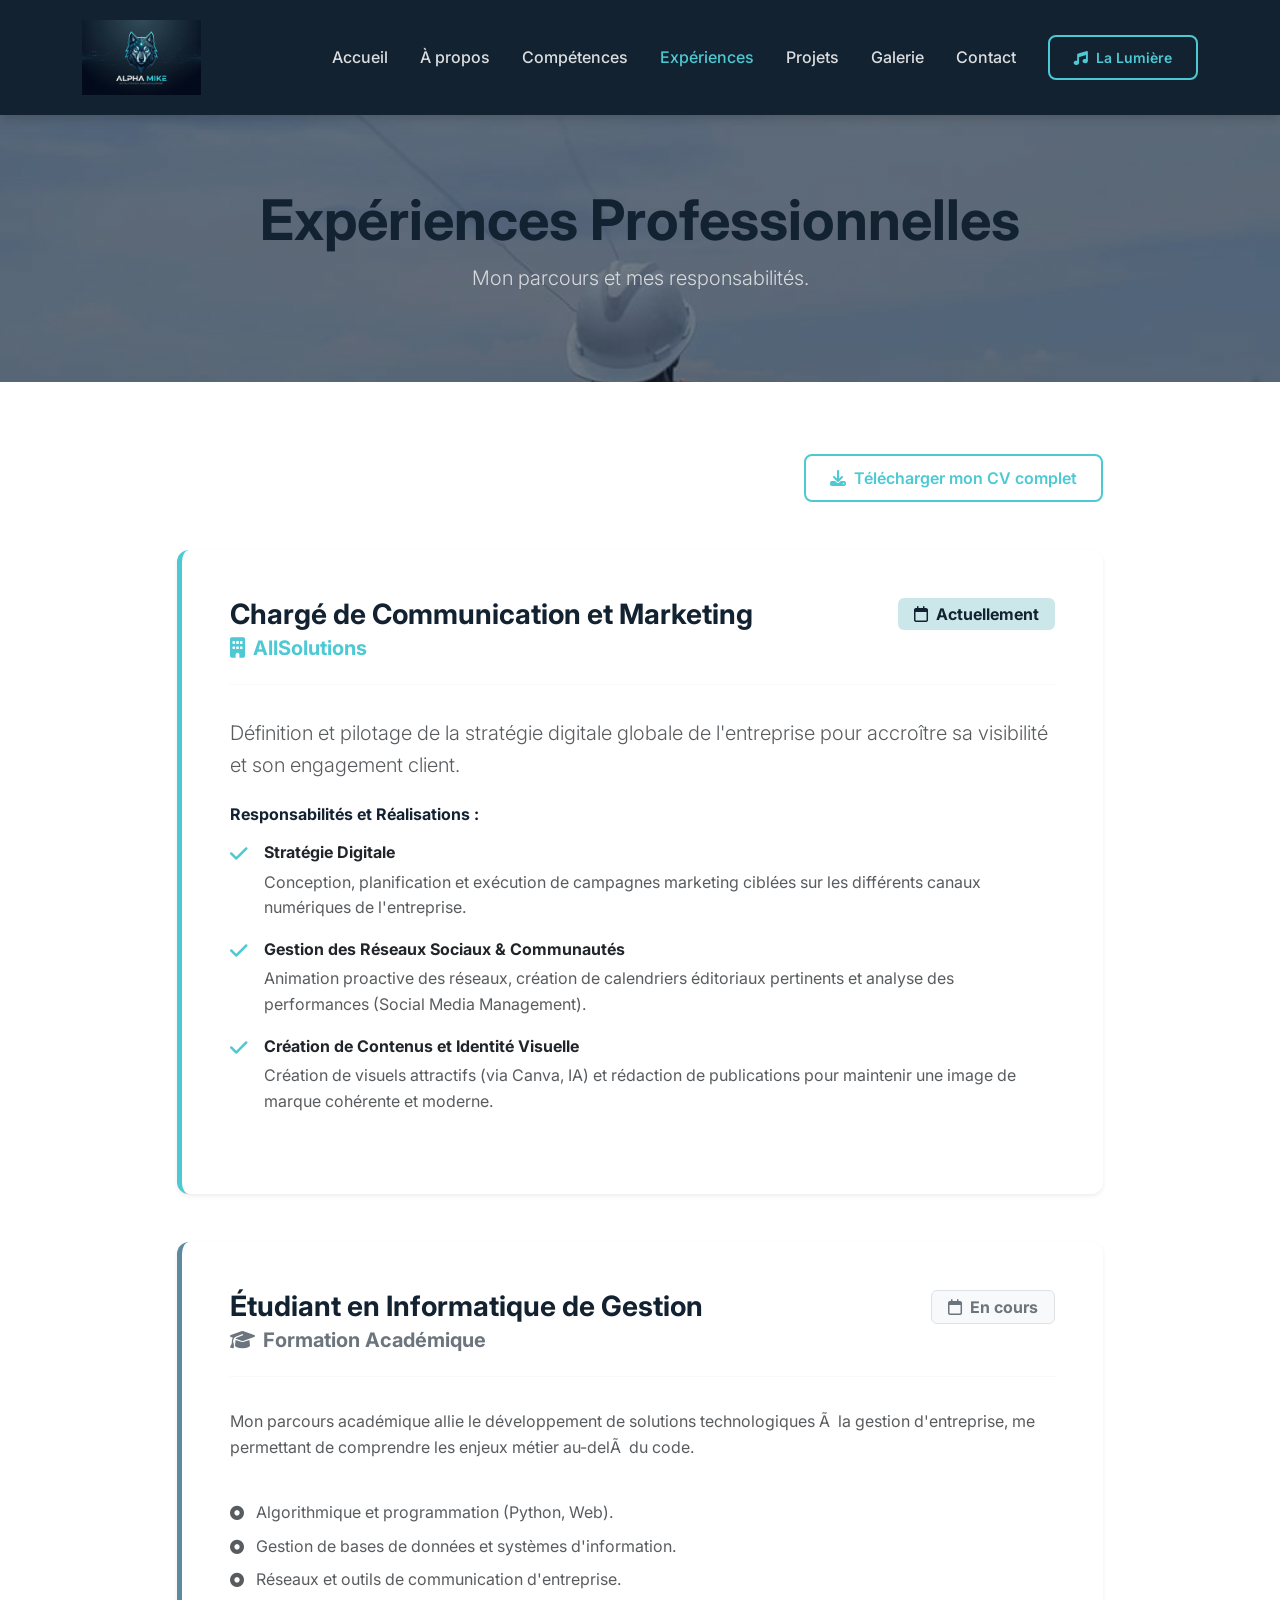
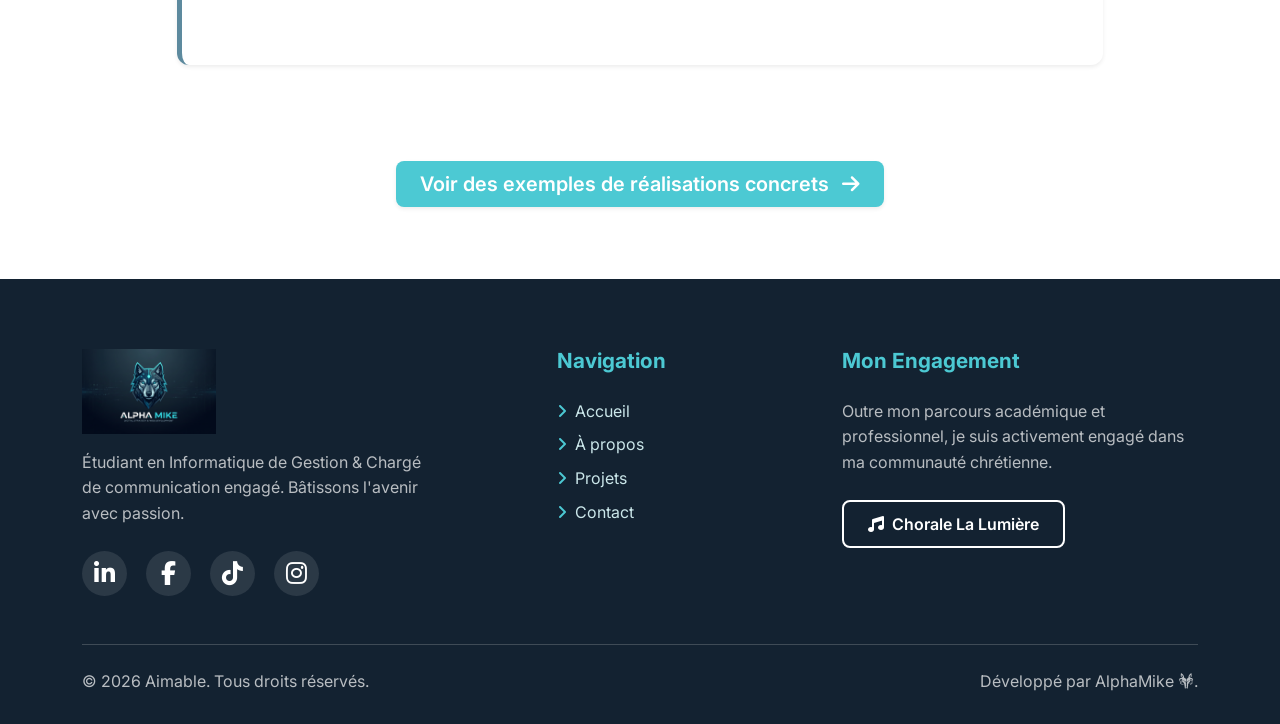
<file: experience.html>
<!DOCTYPE html>
<html lang="fr">
<head>
    <meta charset="UTF-8">
    <meta name="viewport" content="width=device-width, initial-scale=1.0">
    <title>Expériences - Aimable</title>
    <link rel="icon" type="image/png" href="images/logo.png">
    <!-- Google Fonts -->
    <link href="https://fonts.googleapis.com/css2?family=Inter:wght@300;400;500;600;700;800&display=swap" rel="stylesheet">
    <!-- Bootstrap 5 CSS -->
    <link href="https://cdn.jsdelivr.net/npm/bootstrap@5.3.0/dist/css/bootstrap.min.css" rel="stylesheet">
    <!-- FontAwesome -->
    <link rel="stylesheet" href="https://cdnjs.cloudflare.com/ajax/libs/font-awesome/6.4.0/css/all.min.css">
    <!-- Custom CSS -->
    <link rel="stylesheet" href="css/style.css">
</head>
<body>

    <!-- Navigation -->
    <nav class="navbar navbar-expand-lg navbar-custom sticky-top">
        <div class="container">
            <a class="navbar-brand" href="index.html">
                <img src="images/logo.png" alt="Aimable Logo" style="height: 75px; width: auto; object-fit: contain;">
            </a>
            <button class="navbar-toggler" type="button" data-bs-toggle="collapse" data-bs-target="#navbarNav">
                <span class="navbar-toggler-icon"></span>
            </button>
            <div class="collapse navbar-collapse" id="navbarNav">
                <ul class="navbar-nav ms-auto align-items-center">
                    <li class="nav-item"><a class="nav-link" href="index.html">Accueil</a></li>
                    <li class="nav-item"><a class="nav-link" href="about.html">À propos</a></li>
                    <li class="nav-item"><a class="nav-link" href="skills.html">Compétences</a></li>
                    <li class="nav-item"><a class="nav-link active" href="experience.html">Expériences</a></li>
                    <li class="nav-item"><a class="nav-link" href="projects.html">Projets</a></li>
                    <li class="nav-item"><a class="nav-link" href="gallery.html">Galerie</a></li>
                    <li class="nav-item"><a class="nav-link" href="contact.html">Contact</a></li>
                    <li class="nav-item ms-lg-3 mt-3 mt-lg-0">
                        <a class="btn btn-outline-custom btn-sm" href="https://www.facebook.com/profile.php?id=61574576402778" target="_blank"><i class="fa-solid fa-music me-1"></i> La Lumière</a>
                    </li>
                </ul>
            </div>
        </div>
    </nav>

    <!-- Header -->
    <header class="py-5 text-white text-center hero-bg-2 position-relative">
        <div class="container py-4">
            <h1 class="display-4 fw-bold fade-in">Expériences Professionnelles</h1>
            <p class="lead fade-in delay-1 opacity-75">Mon parcours et mes responsabilités.</p>
        </div>
    </header>

    <section class="py-5 bg-white">
        <div class="container py-4">
            <div class="row justify-content-center">
                <div class="col-lg-10">
                    
                    <!-- CV Download CTA -->
                    <div class="text-end mb-5 fade-in delay-1">
                        <a href="images/aimable_cv.pdf" class="btn btn-outline-custom" target="_blank"><i class="fa-solid fa-download me-2"></i>Télécharger mon CV complet</a>
                    </div>

                    <!-- Experience 1 -->
                    <div class="card card-custom p-4 p-md-5 mb-5 border-start border-5 fade-in delay-2 shadow-sm" style="border-left-color: var(--primary-accent) !important;">
                        <div class="d-flex flex-column flex-md-row justify-content-between mb-3 border-bottom pb-4 border-light">
                            <div>
                                <h3 class="text-primary-dark fw-bold mb-1">Chargé de Communication et Marketing</h3>
                                <h5 class="text-accent mb-0"><i class="fa-solid fa-building me-2"></i><a href="https://allsolutionsets.com/" target="_blank" class="text-decoration-none" style="color: inherit;">AllSolutions</a></h5>
                            </div>
                            <div class="text-md-end mt-3 mt-md-0">
                                <span class="badge bg-light-accent text-primary-dark fs-6 px-3 py-2"><i class="fa-regular fa-calendar me-2"></i>Actuellement</span>
                            </div>
                        </div>
                        <p class="lead text-muted mt-3 mb-4">Définition et pilotage de la stratégie digitale globale de l'entreprise pour accroître sa visibilité et son engagement client.</p>
                        <h6 class="fw-bold text-primary-dark mb-3">Responsabilités et Réalisations :</h6>
                        <ul class="list-unstyled">
                            <li class="mb-3 d-flex align-items-start">
                                <i class="fa-solid fa-check text-accent mt-1 me-3 fs-5"></i>
                                <div>
                                    <strong class="text-primary-dark d-block mb-1">Stratégie Digitale</strong>
                                    <span class="text-muted">Conception, planification et exécution de campagnes marketing ciblées sur les différents canaux numériques de l'entreprise.</span>
                                </div>
                            </li>
                            <li class="mb-3 d-flex align-items-start">
                                <i class="fa-solid fa-check text-accent mt-1 me-3 fs-5"></i>
                                <div>
                                    <strong class="text-primary-dark d-block mb-1">Gestion des Réseaux Sociaux & Communautés</strong>
                                    <span class="text-muted">Animation proactive des réseaux, création de calendriers éditoriaux pertinents et analyse des performances (Social Media Management).</span>
                                </div>
                            </li>
                            <li class="mb-3 d-flex align-items-start">
                                <i class="fa-solid fa-check text-accent mt-1 me-3 fs-5"></i>
                                <div>
                                    <strong class="text-primary-dark d-block mb-1">Création de Contenus et Identité Visuelle</strong>
                                    <span class="text-muted">Création de visuels attractifs (via Canva, IA) et rédaction de publications pour maintenir une image de marque cohérente et moderne.</span>
                                </div>
                            </li>
                        </ul>
                    </div>

                    <!-- Experience 2 / Académique -->
                    <div class="card card-custom p-4 p-md-5 mb-5 border-start border-5 fade-in delay-3 shadow-sm" style="border-left-color: var(--muted-accent) !important;">
                        <div class="d-flex flex-column flex-md-row justify-content-between mb-3 border-bottom pb-4 border-light">
                            <div>
                                <h3 class="text-primary-dark fw-bold mb-1">Étudiant en Informatique de Gestion</h3>
                                <h5 class="text-secondary mb-0"><i class="fa-solid fa-graduation-cap me-2"></i>Formation Académique</h5>
                            </div>
                            <div class="text-md-end mt-3 mt-md-0">
                                <span class="badge bg-light text-secondary border fs-6 px-3 py-2"><i class="fa-regular fa-calendar me-2"></i>En cours</span>
                            </div>
                        </div>
                        <p class="text-muted mt-3">Mon parcours académique allie le développement de solutions technologiques Ã  la gestion d'entreprise, me permettant de comprendre les enjeux métier au-delÃ  du code.</p>
                        <ul class="list-unstyled mt-4 text-muted">
                            <li class="mb-2"><i class="fa-solid fa-circle-dot text-muted me-2 small"></i> Algorithmique et programmation (Python, Web).</li>
                            <li class="mb-2"><i class="fa-solid fa-circle-dot text-muted me-2 small"></i> Gestion de bases de données et systèmes d'information.</li>
                            <li class="mb-2"><i class="fa-solid fa-circle-dot text-muted me-2 small"></i> Réseaux et outils de communication d'entreprise.</li>
                        </ul>
                    </div>
                </div>
            </div>
            
            <div class="text-center mt-4 pt-4 fade-in delay-3">
                <a href="projects.html" class="btn btn-primary-custom px-4 py-2 fs-5 shadow-sm">Voir des exemples de réalisations concrets <i class="fa-solid fa-arrow-right ms-2"></i></a>
            </div>
        </div>
    </section>

    <!-- Footer -->
    <footer class="footer-custom">
        <div class="container">
            <div class="row gy-4">
                <div class="col-lg-4">
                    <img src="images/logo.png" alt="Aimable Logo" class="mb-3" style="height: 85px; width: auto; object-fit: contain;">
                    <p style="color: rgba(255,255,255,0.7);">Étudiant en Informatique de Gestion & Chargé de communication engagé. Bâtissons l'avenir avec passion.</p>
                    <div class="social-icons mt-4">
                        <a href="https://www.linkedin.com/in/allsolutions-ets-047546341/" target="_blank"><i class="fa-brands fa-linkedin-in"></i></a>
                        <a href="https://www.facebook.com/profile.php?id=61577200871642" target="_blank"><i class="fa-brands fa-facebook-f"></i></a>
                        <a href="https://www.tiktok.com/@allsolutionsets1" target="_blank"><i class="fa-brands fa-tiktok"></i></a>
                        <a href="https://www.instagram.com/allsolutions_ets/" target="_blank"><i class="fa-brands fa-instagram"></i></a>
                    </div>
                </div>
                <div class="col-lg-3 offset-lg-1">
                    <h5 class="footer-title">Navigation</h5>
                    <ul class="list-unstyled">
                        <li class="mb-2"><a href="index.html" class="text-decoration-none"><i class="fa-solid fa-angle-right me-2 text-accent"></i>Accueil</a></li>
                        <li class="mb-2"><a href="about.html" class="text-decoration-none"><i class="fa-solid fa-angle-right me-2 text-accent"></i>À propos</a></li>
                        <li class="mb-2"><a href="projects.html" class="text-decoration-none"><i class="fa-solid fa-angle-right me-2 text-accent"></i>Projets</a></li>
                        <li class="mb-2"><a href="contact.html" class="text-decoration-none"><i class="fa-solid fa-angle-right me-2 text-accent"></i>Contact</a></li>
                    </ul>
                </div>
                <div class="col-lg-4">
                    <h5 class="footer-title">Mon Engagement</h5>
                    <p style="color: rgba(255,255,255,0.7);">Outre mon parcours académique et professionnel, je suis activement engagé dans ma communauté chrétienne.</p>
                    <a href="https://www.facebook.com/profile.php?id=61574576402778" target="_blank" class="btn btn-outline-custom mt-2 border-white text-white custom-hover-white"><i class="fa-solid fa-music me-2"></i>Chorale La Lumière</a>
                </div>
            </div>
            <hr class="mt-5 mb-4 border-secondary opacity-50">
            <div class="row">
                <div class="col-md-6 text-center text-md-start">
                    <p class="mb-0" style="color: rgba(255,255,255,0.7);">&copy; 2026 Aimable. Tous droits réservés.</p>
                </div>
                <div class="col-md-6 text-center text-md-end mt-3 mt-md-0">
                    <p class="mb-0" style="color: rgba(255,255,255,0.7);">Développé par AlphaMike <i class="fab fa-wolf-pack-battalion"></i>.</p>
                </div>
            </div>
        </div>
    </footer>

    <script src="https://cdn.jsdelivr.net/npm/bootstrap@5.3.0/dist/js/bootstrap.bundle.min.js"></script>
    <style>
        .custom-hover-white:hover {
            background-color: var(--light-accent) !important;
            color: var(--primary-dark) !important;
            border-color: var(--light-accent) !important;
        }
    </style>
</body>
</html>
</file>
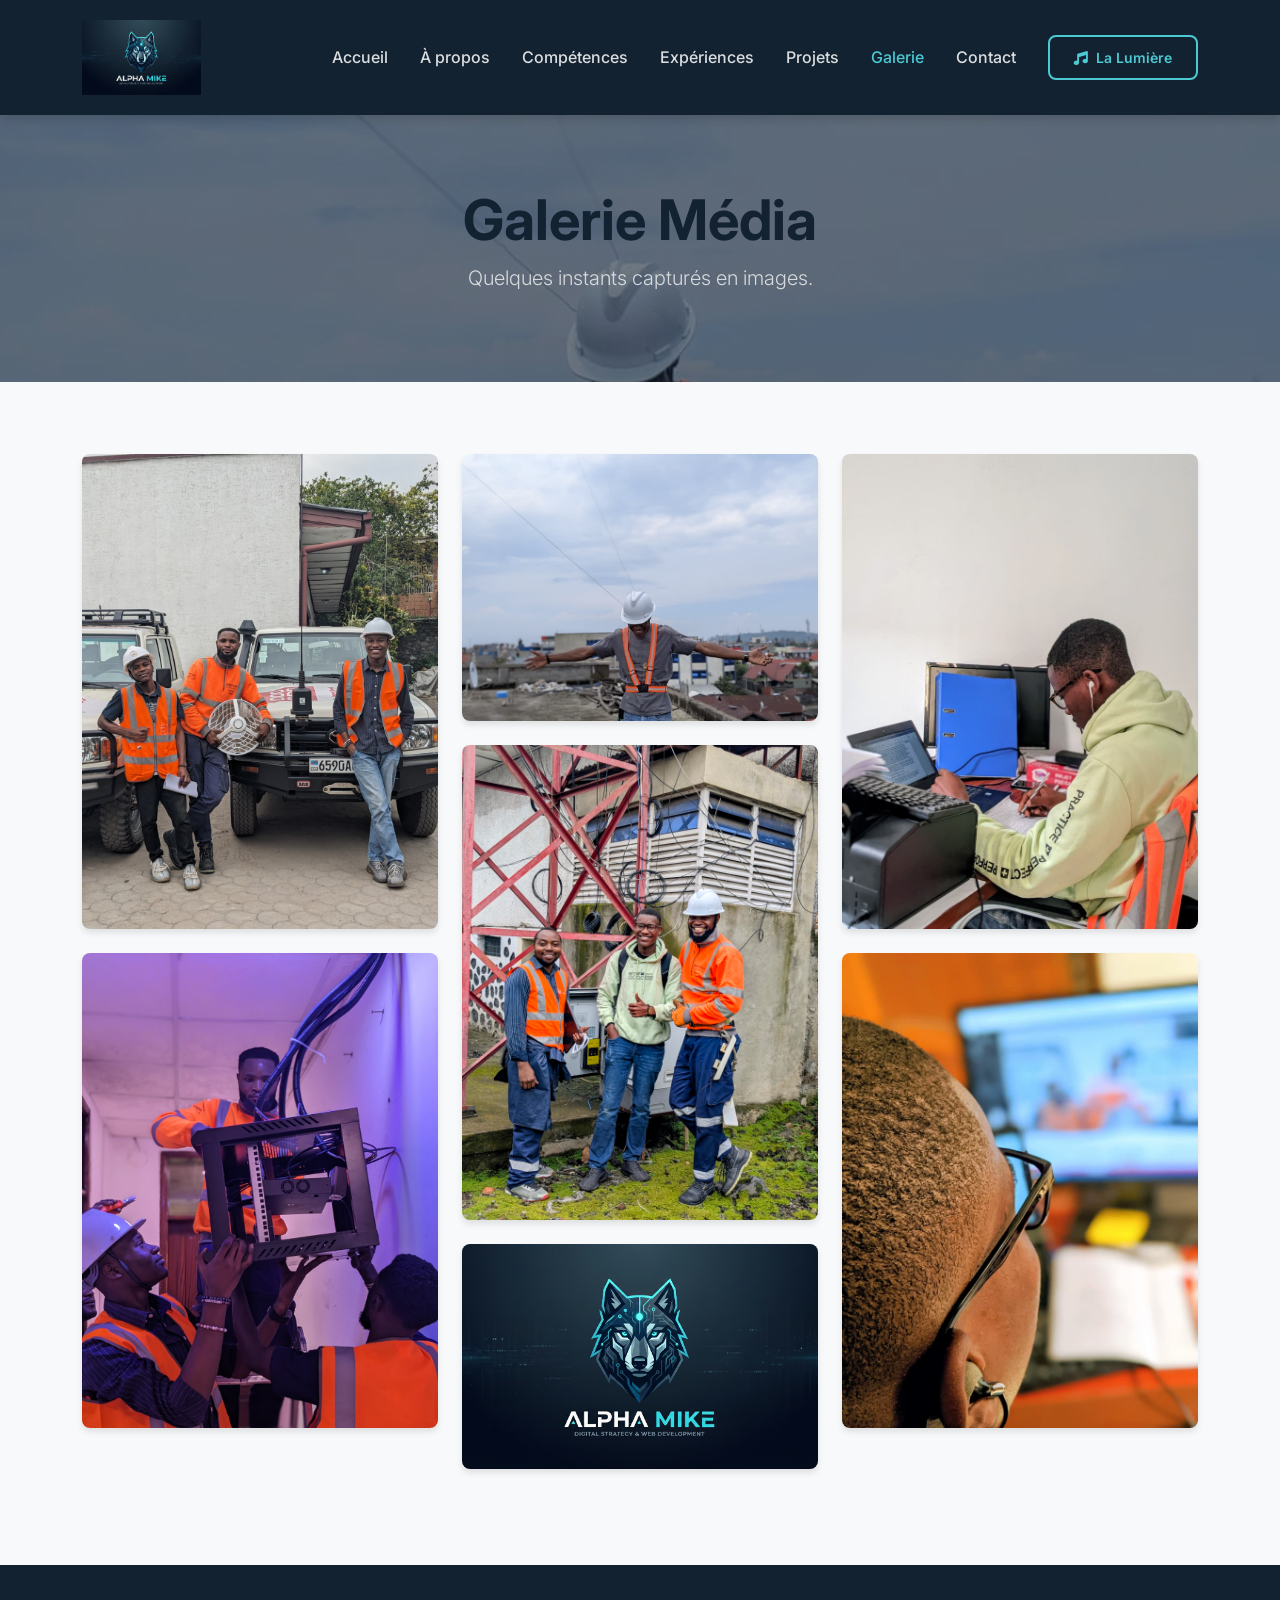
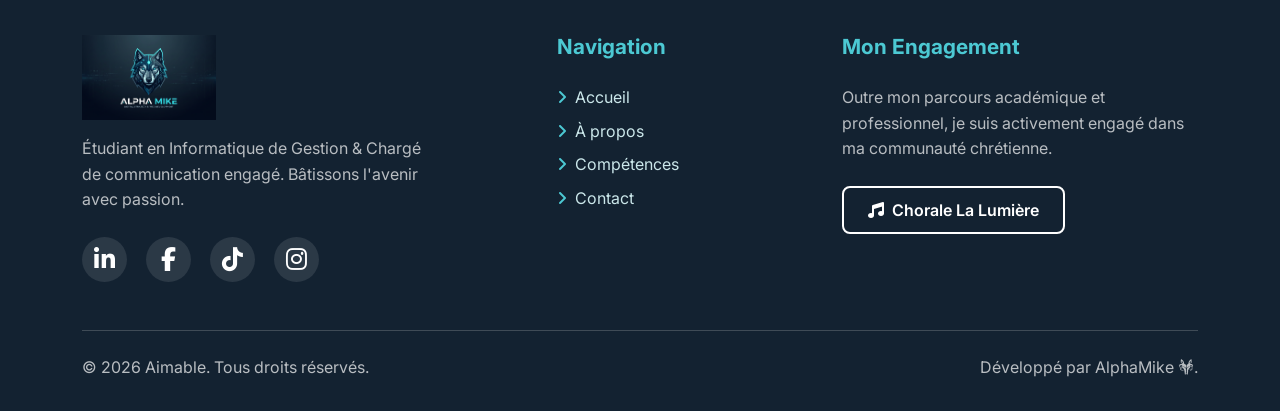
<file: gallery.html>
<!DOCTYPE html>
<html lang="fr">
<head>
    <meta charset="UTF-8">
    <meta name="viewport" content="width=device-width, initial-scale=1.0">
    <title>Galerie - Aimable</title>
    <link rel="icon" type="image/png" href="images/logo.png">
    <!-- Google Fonts -->
    <link href="https://fonts.googleapis.com/css2?family=Inter:wght@300;400;500;600;700;800&display=swap" rel="stylesheet">
    <!-- Bootstrap 5 CSS -->
    <link href="https://cdn.jsdelivr.net/npm/bootstrap@5.3.0/dist/css/bootstrap.min.css" rel="stylesheet">
    <!-- FontAwesome -->
    <link rel="stylesheet" href="https://cdnjs.cloudflare.com/ajax/libs/font-awesome/6.4.0/css/all.min.css">
    <!-- Custom CSS -->
    <link rel="stylesheet" href="css/style.css">
    
    <style>
        .hover-scale {
            display: block;
            overflow: hidden;
            border-radius: 8px;
            box-shadow: 0 4px 6px rgba(0,0,0,0.1);
        }
        .hover-scale img {
            transition: transform 0.5s ease;
            width: 100%;
            height: auto;
            display: block;
        }
        .hover-scale:hover img {
            transform: scale(1.05);
        }
    </style>
</head>
<body class="bg-muted">

    <!-- Navigation -->
    <nav class="navbar navbar-expand-lg navbar-custom sticky-top">
        <div class="container">
            <a class="navbar-brand" href="index.html">
                <img src="images/logo.png" alt="Aimable Logo" style="height: 75px; width: auto; object-fit: contain;">
            </a>
            <button class="navbar-toggler" type="button" data-bs-toggle="collapse" data-bs-target="#navbarNav">
                <span class="navbar-toggler-icon"></span>
            </button>
            <div class="collapse navbar-collapse" id="navbarNav">
                <ul class="navbar-nav ms-auto align-items-center">
                    <li class="nav-item"><a class="nav-link" href="index.html">Accueil</a></li>
                    <li class="nav-item"><a class="nav-link" href="about.html">À propos</a></li>
                    <li class="nav-item"><a class="nav-link" href="skills.html">Compétences</a></li>
                    <li class="nav-item"><a class="nav-link" href="experience.html">Expériences</a></li>
                    <li class="nav-item"><a class="nav-link" href="projects.html">Projets</a></li>
                    <li class="nav-item"><a class="nav-link active" href="gallery.html">Galerie</a></li>
                    <li class="nav-item"><a class="nav-link" href="contact.html">Contact</a></li>
                    <li class="nav-item ms-lg-3 mt-3 mt-lg-0">
                        <a class="btn btn-outline-custom btn-sm" href="https://www.facebook.com/profile.php?id=61574576402778" target="_blank"><i class="fa-solid fa-music me-1"></i> La Lumière</a>
                    </li>
                </ul>
            </div>
        </div>
    </nav>

    <!-- Header -->
    <header class="py-5 text-white text-center hero-bg-2 position-relative">
        <div class="container py-4">
            <h1 class="display-4 fw-bold fade-in">Galerie Média</h1>
            <p class="lead fade-in delay-1 opacity-75">Quelques instants capturés en images.</p>
        </div>
    </header>

    <section class="py-5">
        <div class="container py-4">
            <div class="gallery-grid">
                
                <!-- Image 1 -->
                <div class="gallery-item fade-in delay-1">
                    <a href="#" class="hover-scale" data-bs-toggle="modal" data-bs-target="#imageModal1">
                        <img src="images/1.jpg" alt="aimable chez Hekseper Goma 1">
                    </a>
                </div>

                <!-- Image 2 -->
                <div class="gallery-item fade-in delay-2">
                    <a href="#" class="hover-scale" data-bs-toggle="modal" data-bs-target="#imageModal2">
                        <img src="images/2.jpg" alt="Galerie 2">
                    </a>
                </div>

                <!-- Image 3 -->
                <div class="gallery-item fade-in delay-3">
                    <a href="#" class="hover-scale" data-bs-toggle="modal" data-bs-target="#imageModal3">
                        <img src="images/hero (1).jpeg" alt="Galerie 3">
                    </a>
                </div>

                <!-- Image 4 -->
                <div class="gallery-item fade-in delay-1">
                    <a href="#" class="hover-scale" data-bs-toggle="modal" data-bs-target="#imageModal4">
                        <img src="images/SwapAP3Fai (58).jpg" alt="Galerie 4">
                    </a>
                </div>

                <!-- Image 5 -->
                <div class="gallery-item fade-in delay-2">
                    <a href="#" class="hover-scale" data-bs-toggle="modal" data-bs-target="#imageModal5">
                        <img src="images/logo.png" alt="Galerie 5">
                    </a>
                </div>

                <!-- Image 6 -->
                <div class="gallery-item fade-in delay-3">
                    <a href="#" class="hover-scale" data-bs-toggle="modal" data-bs-target="#imageModal6">
                        <img src="images/5.jpeg" alt="Galerie 6">
                    </a>
                </div>

                <!-- Image 7 -->
                <div class="gallery-item fade-in delay-3">
                    <a href="#" class="hover-scale" data-bs-toggle="modal" data-bs-target="#imageModal6">
                        <img src="images/comm.jpeg" alt="Galerie 6">
                    </a>
                </div>

            </div>
        </div>
    </section>

    <!-- Modal Elements for Images (Bootstrap) -->
    <!-- Modal 1 -->
    <div class="modal fade" id="imageModal1" tabindex="-1" aria-hidden="true">
        <div class="modal-dialog modal-lg modal-dialog-centered">
            <div class="modal-content bg-transparent border-0">
                <div class="modal-body p-0 position-relative">
                    <button type="button" class="btn-close btn-close-white position-absolute top-0 end-0 m-3 z-3" data-bs-dismiss="modal" aria-label="Close"></button>
                    <img src="images/WhatsApp Image 2026-03-17 at 17.39.31.jpeg" class="img-fluid w-100 rounded" alt="Galerie 1 HD">
                </div>
            </div>
        </div>
    </div>
    <!-- Modal 2 -->
    <div class="modal fade" id="imageModal2" tabindex="-1" aria-hidden="true">
        <div class="modal-dialog modal-lg modal-dialog-centered">
            <div class="modal-content bg-transparent border-0">
                <div class="modal-body p-0 position-relative">
                    <button type="button" class="btn-close btn-close-white position-absolute top-0 end-0 m-3 z-3" data-bs-dismiss="modal" aria-label="Close"></button>
                    <img src="images/WhatsApp Image 2026-03-17 at 17.39.32.jpeg" class="img-fluid w-100 rounded" alt="Galerie 2 HD">
                </div>
            </div>
        </div>
    </div>
    <!-- Modal 3 -->
    <div class="modal fade" id="imageModal3" tabindex="-1" aria-hidden="true">
        <div class="modal-dialog modal-lg modal-dialog-centered">
            <div class="modal-content bg-transparent border-0">
                <div class="modal-body p-0 position-relative">
                    <button type="button" class="btn-close btn-close-white position-absolute top-0 end-0 m-3 z-3" data-bs-dismiss="modal" aria-label="Close"></button>
                    <img src="images/WhatsApp Image 2026-03-17 at 17.39.34.jpeg" class="img-fluid w-100 rounded" alt="Galerie 3 HD">
                </div>
            </div>
        </div>
    </div>
    <!-- Modal 4 -->
    <div class="modal fade" id="imageModal4" tabindex="-1" aria-hidden="true">
        <div class="modal-dialog modal-lg modal-dialog-centered">
            <div class="modal-content bg-transparent border-0">
                <div class="modal-body p-0 position-relative">
                    <button type="button" class="btn-close btn-close-white position-absolute top-0 end-0 m-3 z-3" data-bs-dismiss="modal" aria-label="Close"></button>
                    <img src="images/WhatsApp Image 2026-03-17 at 17.39.57.jpeg" class="img-fluid w-100 rounded" alt="Galerie 4 HD">
                </div>
            </div>
        </div>
    </div>
    <!-- Modal 5 -->
    <div class="modal fade" id="imageModal5" tabindex="-1" aria-hidden="true">
        <div class="modal-dialog modal-lg modal-dialog-centered">
            <div class="modal-content bg-transparent border-0">
                <div class="modal-body p-0 position-relative">
                    <button type="button" class="btn-close btn-close-white position-absolute top-0 end-0 m-3 z-3" data-bs-dismiss="modal" aria-label="Close"></button>
                    <img src="images/WhatsApp Image 2026-03-20 at 17.11.29.jpeg" class="img-fluid w-100 rounded" alt="Galerie 5 HD">
                </div>
            </div>
        </div>
    </div>
    <!-- Modal 6 -->
    <div class="modal fade" id="imageModal6" tabindex="-1" aria-hidden="true">
        <div class="modal-dialog modal-lg modal-dialog-centered">
            <div class="modal-content bg-transparent border-0">
                <div class="modal-body p-0 position-relative">
                    <button type="button" class="btn-close btn-close-white position-absolute top-0 end-0 m-3 z-3" data-bs-dismiss="modal" aria-label="Close"></button>
                    <img src="images/WhatsApp Image 2026-03-20 at 17.13.22.jpeg" class="img-fluid w-100 rounded" alt="Galerie 6 HD">
                </div>
            </div>
        </div>
    </div>

    <!-- Footer -->
    <footer class="footer-custom mt-auto">
        <div class="container">
            <div class="row gy-4">
                <div class="col-lg-4">
                    <img src="images/logo.png" alt="Aimable Logo" class="mb-3" style="height: 85px; width: auto; object-fit: contain;">
                    <p style="color: rgba(255,255,255,0.7);">Étudiant en Informatique de Gestion & Chargé de communication engagé. Bâtissons l'avenir avec passion.</p>
                    <div class="social-icons mt-4">
                        <a href="https://www.linkedin.com/in/allsolutions-ets-047546341/" target="_blank"><i class="fa-brands fa-linkedin-in"></i></a>
                        <a href="https://www.facebook.com/profile.php?id=61577200871642" target="_blank"><i class="fa-brands fa-facebook-f"></i></a>
                        <a href="https://www.tiktok.com/@allsolutionsets1" target="_blank"><i class="fa-brands fa-tiktok"></i></a>
                        <a href="https://www.instagram.com/allsolutions_ets/" target="_blank"><i class="fa-brands fa-instagram"></i></a>
                    </div>
                </div>
                <div class="col-lg-3 offset-lg-1">
                    <h5 class="footer-title">Navigation</h5>
                    <ul class="list-unstyled">
                        <li class="mb-2"><a href="index.html" class="text-decoration-none"><i class="fa-solid fa-angle-right me-2 text-accent"></i>Accueil</a></li>
                        <li class="mb-2"><a href="about.html" class="text-decoration-none"><i class="fa-solid fa-angle-right me-2 text-accent"></i>À propos</a></li>
                        <li class="mb-2"><a href="skills.html" class="text-decoration-none"><i class="fa-solid fa-angle-right me-2 text-accent"></i>Compétences</a></li>
                        <li class="mb-2"><a href="contact.html" class="text-decoration-none"><i class="fa-solid fa-angle-right me-2 text-accent"></i>Contact</a></li>
                    </ul>
                </div>
                <div class="col-lg-4">
                    <h5 class="footer-title">Mon Engagement</h5>
                    <p style="color: rgba(255,255,255,0.7);">Outre mon parcours académique et professionnel, je suis activement engagé dans ma communauté chrétienne.</p>
                    <a href="https://www.facebook.com/profile.php?id=61574576402778" target="_blank" class="btn btn-outline-custom mt-2 border-white text-white custom-hover-white"><i class="fa-solid fa-music me-2"></i>Chorale La Lumière</a>
                </div>
            </div>
            <hr class="mt-5 mb-4 border-secondary opacity-50">
            <div class="row">
                <div class="col-md-6 text-center text-md-start">
                    <p class="mb-0" style="color: rgba(255,255,255,0.7);">&copy; 2026 Aimable. Tous droits réservés.</p>
                </div>
                <div class="col-md-6 text-center text-md-end mt-3 mt-md-0">
                    <p class="mb-0" style="color: rgba(255,255,255,0.7);">Développé par AlphaMike <i class="fab fa-wolf-pack-battalion"></i>.</p>
                </div>
            </div>
        </div>
    </footer>

    <script src="https://cdn.jsdelivr.net/npm/bootstrap@5.3.0/dist/js/bootstrap.bundle.min.js"></script>
    <style>
        .custom-hover-white:hover {
            background-color: var(--light-accent) !important;
            color: var(--primary-dark) !important;
            border-color: var(--light-accent) !important;
        }
    </style>
</body>
</html>
</file>
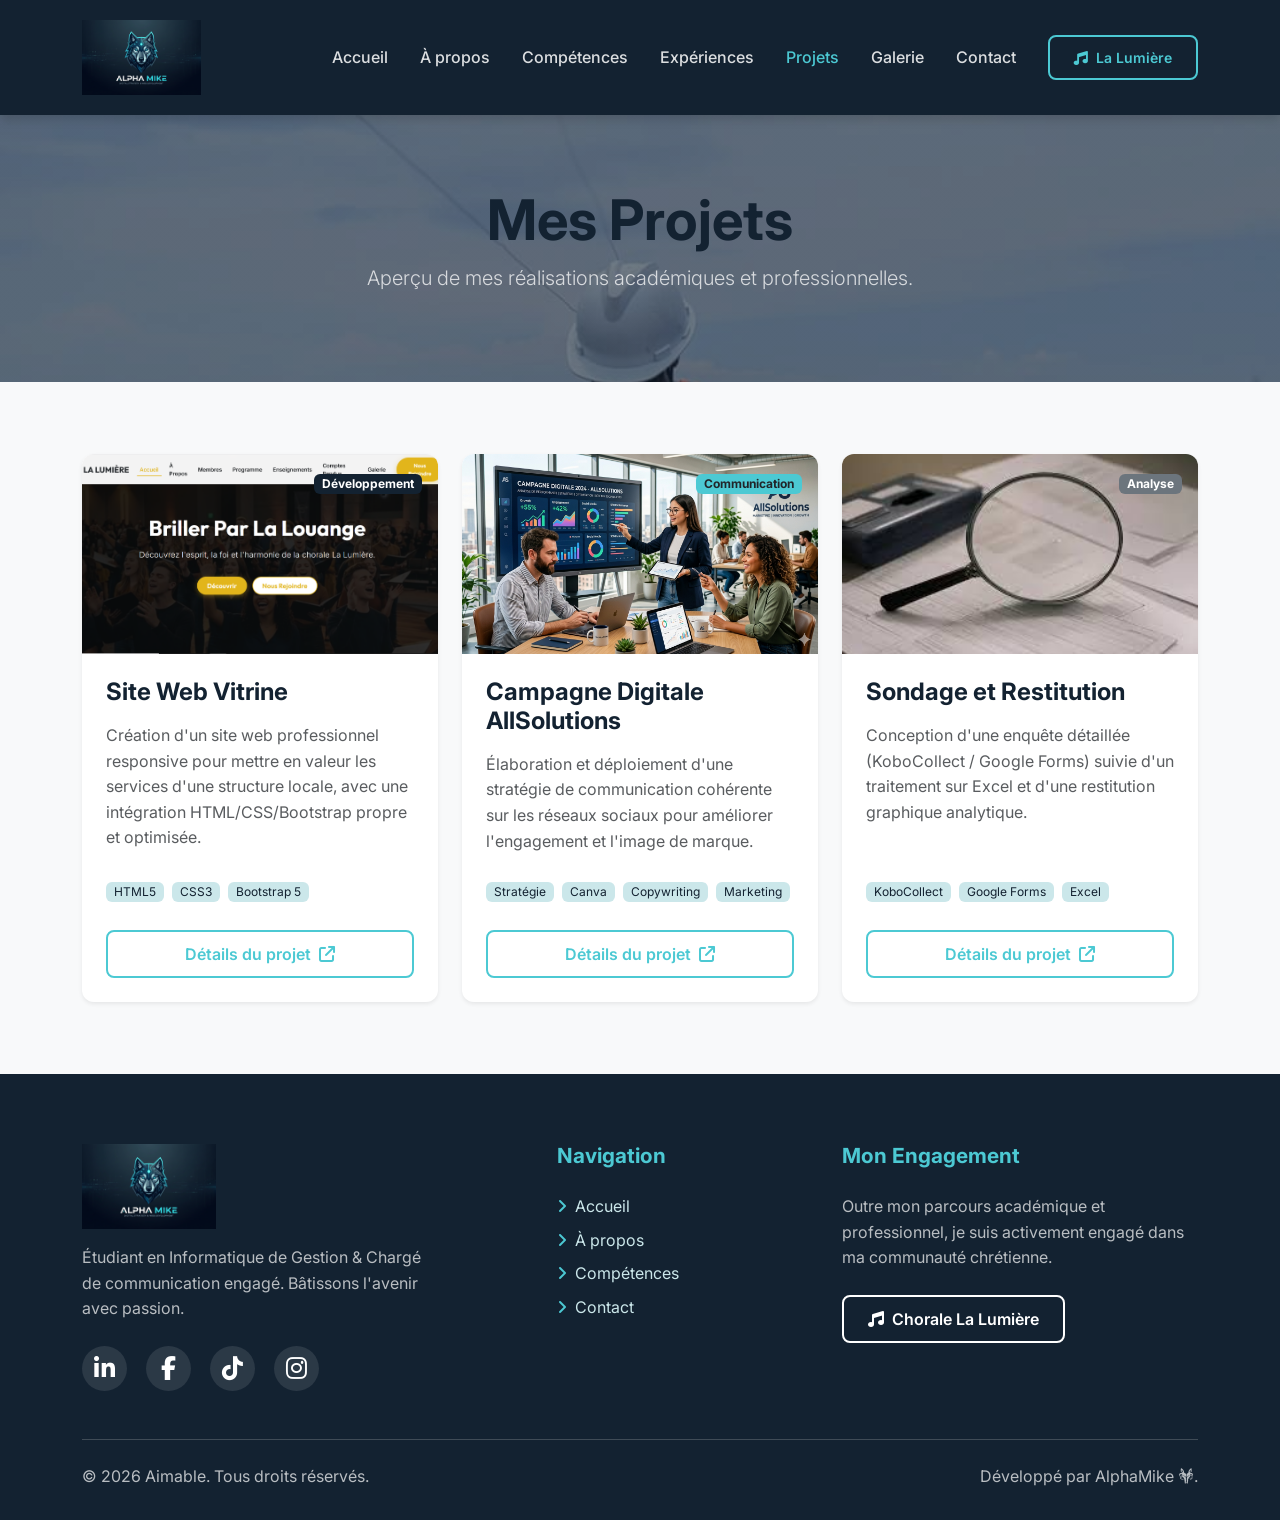
<file: projects.html>
<!DOCTYPE html>
<html lang="fr">
<head>
    <meta charset="UTF-8">
    <meta name="viewport" content="width=device-width, initial-scale=1.0">
    <title>Projets - Aimable</title>
    <link rel="icon" type="image/png" href="images/logo.png">
    <!-- Google Fonts -->
    <link href="https://fonts.googleapis.com/css2?family=Inter:wght@300;400;500;600;700;800&display=swap" rel="stylesheet">
    <!-- Bootstrap 5 CSS -->
    <link href="https://cdn.jsdelivr.net/npm/bootstrap@5.3.0/dist/css/bootstrap.min.css" rel="stylesheet">
    <!-- FontAwesome -->
    <link rel="stylesheet" href="https://cdnjs.cloudflare.com/ajax/libs/font-awesome/6.4.0/css/all.min.css">
    <!-- Custom CSS -->
    <link rel="stylesheet" href="css/style.css">
</head>
<body class="bg-muted">

    <!-- Navigation -->
    <nav class="navbar navbar-expand-lg navbar-custom sticky-top">
        <div class="container">
            <a class="navbar-brand" href="index.html">
                <img src="images/logo.png" alt="Aimable Logo" style="height: 75px; width: auto; object-fit: contain;">
            </a>
            <button class="navbar-toggler" type="button" data-bs-toggle="collapse" data-bs-target="#navbarNav">
                <span class="navbar-toggler-icon"></span>
            </button>
            <div class="collapse navbar-collapse" id="navbarNav">
                <ul class="navbar-nav ms-auto align-items-center">
                    <li class="nav-item"><a class="nav-link" href="index.html">Accueil</a></li>
                    <li class="nav-item"><a class="nav-link" href="about.html">À propos</a></li>
                    <li class="nav-item"><a class="nav-link" href="skills.html">Compétences</a></li>
                    <li class="nav-item"><a class="nav-link" href="experience.html">Expériences</a></li>
                    <li class="nav-item"><a class="nav-link active" href="projects.html">Projets</a></li>
                    <li class="nav-item"><a class="nav-link" href="gallery.html">Galerie</a></li>
                    <li class="nav-item"><a class="nav-link" href="contact.html">Contact</a></li>
                    <li class="nav-item ms-lg-3 mt-3 mt-lg-0">
                        <a class="btn btn-outline-custom btn-sm" href="https://www.facebook.com/profile.php?id=61574576402778" target="_blank"><i class="fa-solid fa-music me-1"></i> La Lumière</a>
                    </li>
                </ul>
            </div>
        </div>
    </nav>

    <!-- Header -->
    <header class="py-5 text-white text-center hero-bg-2 position-relative">
        <div class="container py-4">
            <h1 class="display-4 fw-bold fade-in">Mes Projets</h1>
            <p class="lead fade-in delay-1 opacity-75">Aperçu de mes réalisations académiques et professionnelles.</p>
        </div>
    </header>

    <section class="py-5">
        <div class="container py-4">
            <div class="row g-4">
                
                <!-- Project 1 -->
                <div class="col-lg-4 col-md-6 fade-in delay-1">
                    <div class="card card-custom h-100 overflow-hidden border-0 shadow-sm d-flex flex-column">
                        <div class="position-relative">
                            <img src="images/light.PNG" class="card-img-top" alt="Projet 1" style="height: 200px; object-fit: cover;">
                            <div class="position-absolute top-0 end-0 m-3">
                                <span class="badge bg-primary-dark">Développement</span>
                            </div>
                        </div>
                        <div class="card-body p-4 d-flex flex-column">
                            <h4 class="card-title text-primary-dark fw-bold mb-3">Site Web Vitrine</h4>
                            <p class="card-text text-muted mb-4 flex-grow-1">Création d'un site web professionnel responsive pour mettre en valeur les services d'une structure locale, avec une intégration HTML/CSS/Bootstrap propre et optimisée.</p>
                            
                            <div class="mt-auto">
                                <div class="mb-4">
                                    <span class="badge bg-light-accent text-primary-dark me-1 mb-1 fw-normal px-2 py-1">HTML5</span>
                                    <span class="badge bg-light-accent text-primary-dark me-1 mb-1 fw-normal px-2 py-1">CSS3</span>
                                    <span class="badge bg-light-accent text-primary-dark me-1 mb-1 fw-normal px-2 py-1">Bootstrap 5</span>
                                </div>
                                <a href="#" class="btn btn-outline-custom w-100 d-flex align-items-center justify-content-center">Détails du projet <i class="fa-solid fa-arrow-up-right-from-square ms-2"></i></a>
                            </div>
                        </div>
                    </div>
                </div>

                <!-- Project 2 -->
                <div class="col-lg-4 col-md-6 fade-in delay-2">
                    <div class="card card-custom h-100 overflow-hidden border-0 shadow-sm d-flex flex-column">
                        <div class="position-relative">
                            <img src="images/digital.png" class="card-img-top" alt="Projet 2" style="height: 200px; object-fit: cover;">
                            <div class="position-absolute top-0 end-0 m-3">
                                <span class="badge bg-primary-accent text-dark">Communication</span>
                            </div>
                        </div>
                        <div class="card-body p-4 d-flex flex-column">
                            <h4 class="card-title text-primary-dark fw-bold mb-3">Campagne Digitale <a href="https://allsolutionsets.com/" target="_blank" class="text-decoration-none" style="color: inherit;">AllSolutions</a></h4>
                            <p class="card-text text-muted mb-4 flex-grow-1">Élaboration et déploiement d'une stratégie de communication cohérente sur les réseaux sociaux pour améliorer l'engagement et l'image de marque.</p>
                            
                            <div class="mt-auto">
                                <div class="mb-4">
                                    <span class="badge bg-light-accent text-primary-dark me-1 mb-1 fw-normal px-2 py-1">Stratégie</span>
                                    <span class="badge bg-light-accent text-primary-dark me-1 mb-1 fw-normal px-2 py-1">Canva</span>
                                    <span class="badge bg-light-accent text-primary-dark me-1 mb-1 fw-normal px-2 py-1">Copywriting</span>
                                    <span class="badge bg-light-accent text-primary-dark me-1 mb-1 fw-normal px-2 py-1">Marketing</span>
                                </div>
                                <a href="#" class="btn btn-outline-custom w-100 d-flex align-items-center justify-content-center">Détails du projet <i class="fa-solid fa-arrow-up-right-from-square ms-2"></i></a>
                            </div>
                        </div>
                    </div>
                </div>

                <!-- Project 3 -->
                <div class="col-lg-4 col-md-6 fade-in delay-3">
                    <div class="card card-custom h-100 overflow-hidden border-0 shadow-sm d-flex flex-column">
                        <div class="position-relative">
                            <img src="images/loupe.jpg" class="card-img-top" alt="Projet 3" style="height: 200px; object-fit: cover;">
                            <div class="position-absolute top-0 end-0 m-3">
                                <span class="badge bg-secondary">Analyse</span>
                            </div>
                        </div>
                        <div class="card-body p-4 d-flex flex-column">
                            <h4 class="card-title text-primary-dark fw-bold mb-3">Sondage et Restitution</h4>
                            <p class="card-text text-muted mb-4 flex-grow-1">Conception d'une enquête détaillée (KoboCollect / Google Forms) suivie d'un traitement sur Excel et d'une restitution graphique analytique.</p>
                            
                            <div class="mt-auto">
                                <div class="mb-4">
                                    <span class="badge bg-light-accent text-primary-dark me-1 mb-1 fw-normal px-2 py-1">KoboCollect</span>
                                    <span class="badge bg-light-accent text-primary-dark me-1 mb-1 fw-normal px-2 py-1">Google Forms</span>
                                    <span class="badge bg-light-accent text-primary-dark me-1 mb-1 fw-normal px-2 py-1">Excel</span>
                                </div>
                                <a href="#" class="btn btn-outline-custom w-100 d-flex align-items-center justify-content-center">Détails du projet <i class="fa-solid fa-arrow-up-right-from-square ms-2"></i></a>
                            </div>
                        </div>
                    </div>
                </div>
                
                <!-- Placeholder for future project
                <div class="col-lg-4 col-md-6 fade-in delay-2 d-flex align-items-stretch">
                    <div class="card card-custom w-100 border-0 shadow-sm flex-column justify-content-center align-items-center bg-white" style="border: 2px dashed var(--muted-accent) !important; min-height: 450px;">
                        <i class="fa-solid fa-plus-circle mb-3" style="font-size: 4rem; color: var(--light-accent);"></i>
                        <h4 class="text-primary-dark fw-bold">Nouveau Projet</h4>
                        <p class="text-muted mb-0 text-center px-4">Espace réservé pour intégrer vos futures réalisations académiques ou personnelles.</p>
                    </div>
                </div> -->

            </div>
        </div>
    </section>

    <!-- Footer -->
    <footer class="footer-custom mt-auto">
        <div class="container">
            <div class="row gy-4">
                <div class="col-lg-4">
                    <img src="images/logo.png" alt="Aimable Logo" class="mb-3" style="height: 85px; width: auto; object-fit: contain;">
                    <p style="color: rgba(255,255,255,0.7);">Étudiant en Informatique de Gestion & Chargé de communication engagé. Bâtissons l'avenir avec passion.</p>
                    <div class="social-icons mt-4">
                        <a href="https://www.linkedin.com/in/allsolutions-ets-047546341/" target="_blank"><i class="fa-brands fa-linkedin-in"></i></a>
                        <a href="https://www.facebook.com/profile.php?id=61577200871642" target="_blank"><i class="fa-brands fa-facebook-f"></i></a>
                        <a href="https://www.tiktok.com/@allsolutionsets1" target="_blank"><i class="fa-brands fa-tiktok"></i></a>
                        <a href="https://www.instagram.com/allsolutions_ets/" target="_blank"><i class="fa-brands fa-instagram"></i></a>
                    </div>
                </div>
                <!-- Other footer content -->
                <div class="col-lg-3 offset-lg-1">
                    <h5 class="footer-title">Navigation</h5>
                    <ul class="list-unstyled">
                        <li class="mb-2"><a href="index.html" class="text-decoration-none"><i class="fa-solid fa-angle-right me-2 text-accent"></i>Accueil</a></li>
                        <li class="mb-2"><a href="about.html" class="text-decoration-none"><i class="fa-solid fa-angle-right me-2 text-accent"></i>À propos</a></li>
                        <li class="mb-2"><a href="skills.html" class="text-decoration-none"><i class="fa-solid fa-angle-right me-2 text-accent"></i>Compétences</a></li>
                        <li class="mb-2"><a href="contact.html" class="text-decoration-none"><i class="fa-solid fa-angle-right me-2 text-accent"></i>Contact</a></li>
                    </ul>
                </div>
                <div class="col-lg-4">
                    <h5 class="footer-title">Mon Engagement</h5>
                    <p style="color: rgba(255,255,255,0.7);">Outre mon parcours académique et professionnel, je suis activement engagé dans ma communauté chrétienne.</p>
                    <a href="https://www.facebook.com/profile.php?id=61574576402778" target="_blank" class="btn btn-outline-custom mt-2 border-white text-white custom-hover-white"><i class="fa-solid fa-music me-2"></i>Chorale La Lumière</a>
                </div>
            </div>
            <hr class="mt-5 mb-4 border-secondary opacity-50">
            <div class="row">
                <div class="col-md-6 text-center text-md-start">
                    <p class="mb-0" style="color: rgba(255,255,255,0.7);">&copy; 2026 Aimable. Tous droits réservés.</p>
                </div>
                <div class="col-md-6 text-center text-md-end mt-3 mt-md-0">
                    <p class="mb-0" style="color: rgba(255,255,255,0.7);">Développé par AlphaMike <i class="fab fa-wolf-pack-battalion"></i>.</p>
                </div>
            </div>
        </div>
    </footer>

    <script src="https://cdn.jsdelivr.net/npm/bootstrap@5.3.0/dist/js/bootstrap.bundle.min.js"></script>
    <style>
        .custom-hover-white:hover {
            background-color: var(--light-accent) !important;
            color: var(--primary-dark) !important;
            border-color: var(--light-accent) !important;
        }
    </style>
</body>
</html>
</file>
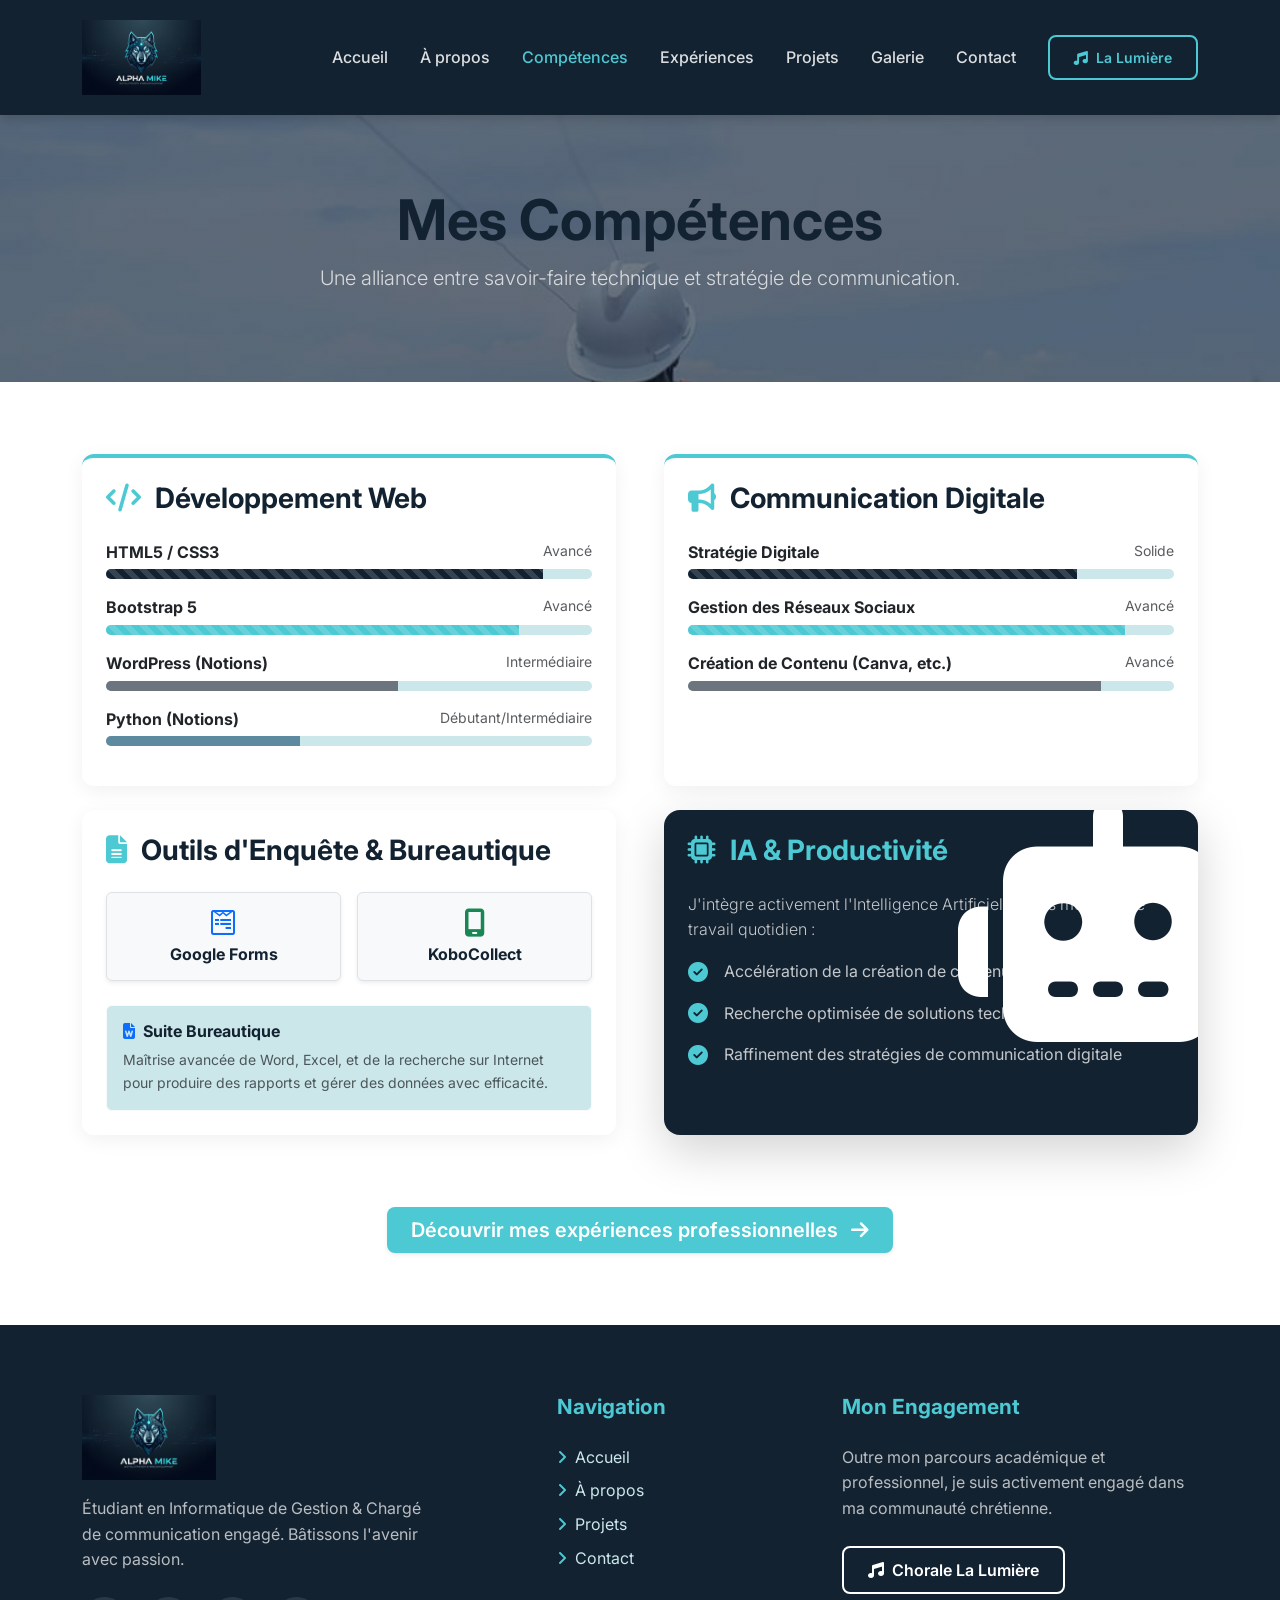
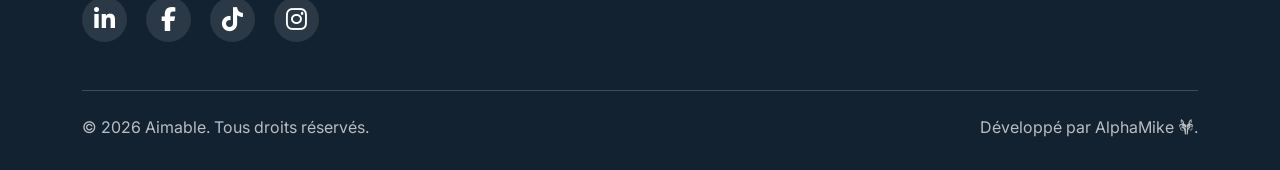
<file: skills.html>
<!DOCTYPE html>
<html lang="fr">
<head>
    <meta charset="UTF-8">
    <meta name="viewport" content="width=device-width, initial-scale=1.0">
    <title>Mes Compétences - Aimable</title>
    <link rel="icon" type="image/png" href="images/logo.png">
    <!-- Google Fonts -->
    <link href="https://fonts.googleapis.com/css2?family=Inter:wght@300;400;500;600;700;800&display=swap" rel="stylesheet">
    <!-- Bootstrap 5 CSS -->
    <link href="https://cdn.jsdelivr.net/npm/bootstrap@5.3.0/dist/css/bootstrap.min.css" rel="stylesheet">
    <!-- FontAwesome -->
    <link rel="stylesheet" href="https://cdnjs.cloudflare.com/ajax/libs/font-awesome/6.4.0/css/all.min.css">
    <!-- Custom CSS -->
    <link rel="stylesheet" href="css/style.css">
</head>
<body>

    <!-- Navigation -->
    <nav class="navbar navbar-expand-lg navbar-custom sticky-top">
        <div class="container">
            <a class="navbar-brand" href="index.html">
                <img src="images/logo.png" alt="Aimable Logo" style="height: 75px; width: auto; object-fit: contain;">
            </a>
            <button class="navbar-toggler" type="button" data-bs-toggle="collapse" data-bs-target="#navbarNav">
                <span class="navbar-toggler-icon"></span>
            </button>
            <div class="collapse navbar-collapse" id="navbarNav">
                <ul class="navbar-nav ms-auto align-items-center">
                    <li class="nav-item"><a class="nav-link" href="index.html">Accueil</a></li>
                    <li class="nav-item"><a class="nav-link" href="about.html">À propos</a></li>
                    <li class="nav-item"><a class="nav-link active" href="skills.html">Compétences</a></li>
                    <li class="nav-item"><a class="nav-link" href="experience.html">Expériences</a></li>
                    <li class="nav-item"><a class="nav-link" href="projects.html">Projets</a></li>
                    <li class="nav-item"><a class="nav-link" href="gallery.html">Galerie</a></li>
                    <li class="nav-item"><a class="nav-link" href="contact.html">Contact</a></li>
                    <li class="nav-item ms-lg-3 mt-3 mt-lg-0">
                        <a class="btn btn-outline-custom btn-sm" href="https://www.facebook.com/profile.php?id=61574576402778" target="_blank"><i class="fa-solid fa-music me-1"></i> La Lumière</a>
                    </li>
                </ul>
            </div>
        </div>
    </nav>

    <!-- Header -->
    <header class="py-5 text-white text-center hero-bg-2 position-relative">
        <div class="container py-4">
            <h1 class="display-4 fw-bold fade-in">Mes Compétences</h1>
            <p class="lead fade-in delay-1 opacity-75">Une alliance entre savoir-faire technique et stratégie de communication.</p>
        </div>
    </header>

    <section class="py-5 bg-white">
        <div class="container py-4">
            <div class="row g-5">
                
                <!-- Section Dév Web -->
                <div class="col-lg-6 fade-in delay-1">
                    <div class="card card-custom p-4 h-100 border-top border-4" style="border-top-color: var(--primary-accent) !important;">
                        <h3 class="mb-4 text-primary-dark"><i class="fa-solid fa-code text-accent me-2"></i> Développement Web</h3>
                        
                        <div class="mb-3">
                            <div class="d-flex justify-content-between mb-1">
                                <span class="fw-bold">HTML5 / CSS3</span>
                                <span class="text-muted small">Avancé</span>
                            </div>
                            <div class="progress">
                                <div class="progress-bar progress-bar-striped progress-bar-animated" role="progressbar" style="width: 90%; background-color: var(--primary-dark);"></div>
                            </div>
                        </div>
                        
                        <div class="mb-3">
                            <div class="d-flex justify-content-between mb-1">
                                <span class="fw-bold">Bootstrap 5</span>
                                <span class="text-muted small">Avancé</span>
                            </div>
                            <div class="progress">
                                <div class="progress-bar progress-bar-striped" role="progressbar" style="width: 85%; background-color: var(--primary-accent);"></div>
                            </div>
                        </div>

                        <div class="mb-3">
                            <div class="d-flex justify-content-between mb-1">
                                <span class="fw-bold">WordPress (Notions)</span>
                                <span class="text-muted small">Intermédiaire</span>
                            </div>
                            <div class="progress">
                                <div class="progress-bar bg-secondary" role="progressbar" style="width: 60%;"></div>
                            </div>
                        </div>

                        <div class="mb-3">
                            <div class="d-flex justify-content-between mb-1">
                                <span class="fw-bold">Python (Notions)</span>
                                <span class="text-muted small">Débutant/Intermédiaire</span>
                            </div>
                            <div class="progress">
                                <div class="progress-bar" role="progressbar" style="width: 40%; background-color: var(--muted-accent);"></div>
                            </div>
                        </div>
                    </div>
                </div>

                <!-- Section Comm -->
                <div class="col-lg-6 fade-in delay-2">
                    <div class="card card-custom p-4 h-100 border-top border-4" style="border-top-color: var(--primary-accent) !important;">
                        <h3 class="mb-4 text-primary-dark"><i class="fa-solid fa-bullhorn text-accent me-2"></i> Communication Digitale</h3>
                        
                        <div class="mb-3">
                            <div class="d-flex justify-content-between mb-1">
                                <span class="fw-bold">Stratégie Digitale</span>
                                <span class="text-muted small">Solide</span>
                            </div>
                            <div class="progress">
                                <div class="progress-bar progress-bar-striped progress-bar-animated" role="progressbar" style="width: 80%; background-color: var(--primary-dark);"></div>
                            </div>
                        </div>
                        
                        <div class="mb-3">
                            <div class="d-flex justify-content-between mb-1">
                                <span class="fw-bold">Gestion des Réseaux Sociaux</span>
                                <span class="text-muted small">Avancé</span>
                            </div>
                            <div class="progress">
                                <div class="progress-bar progress-bar-striped" role="progressbar" style="width: 90%; background-color: var(--primary-accent);"></div>
                            </div>
                        </div>

                        <div class="mb-3">
                            <div class="d-flex justify-content-between mb-1">
                                <span class="fw-bold">Création de Contenu (Canva, etc.)</span>
                                <span class="text-muted small">Avancé</span>
                            </div>
                            <div class="progress">
                                <div class="progress-bar bg-secondary" role="progressbar" style="width: 85%;"></div>
                            </div>
                        </div>
                    </div>
                </div>

                <!-- Outils d'Enquête & Bureautique -->
                <div class="col-lg-6 fade-in delay-1 mt-4">
                    <div class="card card-custom p-4 h-100">
                        <h3 class="mb-4 text-primary-dark"><i class="fa-solid fa-file-lines text-accent me-2"></i> Outils d'Enquête & Bureautique</h3>
                        <div class="row g-3">
                            <div class="col-sm-6">
                                <div class="bg-muted p-3 text-center rounded h-100 shadow-sm border">
                                    <i class="fa-brands fa-wpforms text-primary fs-3 mb-2"></i>
                                    <h6 class="fw-bold m-0">Google Forms</h6>
                                </div>
                            </div>
                            <div class="col-sm-6">
                                <div class="bg-muted p-3 text-center rounded h-100 shadow-sm border">
                                    <i class="fa-solid fa-mobile-screen text-success fs-3 mb-2"></i>
                                    <h6 class="fw-bold m-0">KoboCollect</h6>
                                </div>
                            </div>
                        </div>
                        <div class="mt-4 p-3 border rounded border-light bg-light-accent">
                            <h6 class="fw-bold text-primary-dark"><i class="fa-solid fa-file-word text-primary me-2"></i>Suite Bureautique</h6>
                            <p class="text-muted small mb-0">Maîtrise avancée de Word, Excel, et de la recherche sur Internet pour produire des rapports et gérer des données avec efficacité.</p>
                        </div>
                    </div>
                </div>

                <!-- Intelligence Artificielle -->
                <div class="col-lg-6 fade-in delay-2 mt-4">
                    <div class="card bg-primary-dark text-white border-0 h-100 p-4 rounded-4 shadow-lg position-relative overflow-hidden">
                        <div class="position-absolute end-0 top-0 opacity-10" style="font-size: 15rem; transform: translate(20%, -20%);">
                            <i class="fa-solid fa-robot"></i>
                        </div>
                        
                        <div class="position-relative z-index-1">
                            <h3 class="text-accent mb-4"><i class="fa-solid fa-microchip me-2"></i> IA & Productivité</h3>
                            <p class="opacity-75 lead fs-6">J'intègre activement l'Intelligence Artificielle dans mon flux de travail quotidien :</p>
                            <ul class="list-unstyled mb-0">
                                <li class="mb-3 d-flex align-items-center">
                                    <i class="fa-solid fa-check-circle text-accent me-3 fs-5"></i>
                                    <span class="opacity-75">Accélération de la création de contenus et de visuels</span>
                                </li>
                                <li class="mb-3 d-flex align-items-center">
                                    <i class="fa-solid fa-check-circle text-accent me-3 fs-5"></i>
                                    <span class="opacity-75">Recherche optimisée de solutions techniques adaptées</span>
                                </li>
                                <li class="mb-3 d-flex align-items-center">
                                    <i class="fa-solid fa-check-circle text-accent me-3 fs-5"></i>
                                    <span class="opacity-75">Raffinement des stratégies de communication digitale</span>
                                </li>
                            </ul>
                        </div>
                    </div>
                </div>

            </div>
            
            <div class="text-center mt-5 pt-4 fade-in delay-3">
                <a href="experience.html" class="btn btn-primary-custom px-4 py-2 fs-5 shadow-sm">Découvrir mes expériences professionnelles <i class="fa-solid fa-arrow-right ms-2"></i></a>
            </div>
        </div>
    </section>

    <!-- Footer -->
    <footer class="footer-custom">
        <div class="container">
            <div class="row gy-4">
                <div class="col-lg-4">
                    <img src="images/logo.png" alt="Aimable Logo" class="mb-3" style="height: 85px; width: auto; object-fit: contain;">
                    <p style="color: rgba(255,255,255,0.7);">Étudiant en Informatique de Gestion & Chargé de communication engagé. Bâtissons l'avenir avec passion.</p>
                    <div class="social-icons mt-4">
                        <a href="https://www.linkedin.com/in/allsolutions-ets-047546341/" target="_blank"><i class="fa-brands fa-linkedin-in"></i></a>
                        <a href="https://www.facebook.com/profile.php?id=61577200871642" target="_blank"><i class="fa-brands fa-facebook-f"></i></a>
                        <a href="https://www.tiktok.com/@allsolutionsets1" target="_blank"><i class="fa-brands fa-tiktok"></i></a>
                        <a href="https://www.instagram.com/allsolutions_ets/" target="_blank"><i class="fa-brands fa-instagram"></i></a>
                    </div>
                </div>
                <div class="col-lg-3 offset-lg-1">
                    <h5 class="footer-title">Navigation</h5>
                    <ul class="list-unstyled">
                        <li class="mb-2"><a href="index.html" class="text-decoration-none"><i class="fa-solid fa-angle-right me-2 text-accent"></i>Accueil</a></li>
                        <li class="mb-2"><a href="about.html" class="text-decoration-none"><i class="fa-solid fa-angle-right me-2 text-accent"></i>À propos</a></li>
                        <li class="mb-2"><a href="projects.html" class="text-decoration-none"><i class="fa-solid fa-angle-right me-2 text-accent"></i>Projets</a></li>
                        <li class="mb-2"><a href="contact.html" class="text-decoration-none"><i class="fa-solid fa-angle-right me-2 text-accent"></i>Contact</a></li>
                    </ul>
                </div>
                <div class="col-lg-4">
                    <h5 class="footer-title">Mon Engagement</h5>
                    <p style="color: rgba(255,255,255,0.7);">Outre mon parcours académique et professionnel, je suis activement engagé dans ma communauté chrétienne.</p>
                    <a href="https://www.facebook.com/profile.php?id=61574576402778" target="_blank" class="btn btn-outline-custom mt-2 border-white text-white custom-hover-white"><i class="fa-solid fa-music me-2"></i>Chorale La Lumière</a>
                </div>
            </div>
            <hr class="mt-5 mb-4 border-secondary opacity-50">
            <div class="row">
                <div class="col-md-6 text-center text-md-start">
                    <p class="mb-0" style="color: rgba(255,255,255,0.7);">&copy; 2026 Aimable. Tous droits réservés.</p>
                </div>
                <div class="col-md-6 text-center text-md-end mt-3 mt-md-0">
                    <p class="mb-0" style="color: rgba(255,255,255,0.7);">Développé par AlphaMike <i class="fab fa-wolf-pack-battalion"></i>.</p>
                </div>
            </div>
        </div>
    </footer>

    <script src="https://cdn.jsdelivr.net/npm/bootstrap@5.3.0/dist/js/bootstrap.bundle.min.js"></script>
    <style>
        .custom-hover-white:hover {
            background-color: var(--light-accent) !important;
            color: var(--primary-dark) !important;
            border-color: var(--light-accent) !important;
        }
    </style>
</body>
</html>
</file>
<file: css/style.css>
/*
Primary Dark: #132231
Primary Accent: #4cc9d3
Light Accent: #cbe7ea
Muted Accent: #5d8a9e
*/
:root {
  --primary-dark: #132231;
  --primary-accent: #4cc9d3;
  --light-accent: #cbe7ea;
  --muted-accent: #5d8a9e;
  --text-color: #333333;
  --bg-color: #ffffff;
}

body {
  font-family: 'Inter', 'Roboto', sans-serif;
  color: var(--text-color);
  background-color: var(--bg-color);
  line-height: 1.6;
}

h1, h2, h3, h4, h5, h6 {
  color: var(--primary-dark);
  font-weight: 700;
}

a {
  color: var(--primary-accent);
  text-decoration: none;
  transition: color 0.3s ease;
}

a:hover {
  color: var(--primary-dark);
}

/* Custom Buttons */
.btn-primary-custom {
  background-color: var(--primary-accent);
  color: #fff;
  border: none;
  font-weight: 600;
  border-radius: 8px;
  padding: 10px 24px;
  transition: all 0.3s ease;
}
.btn-primary-custom:hover, .btn-primary-custom:focus {
  background-color: var(--primary-dark);
  color: #fff;
  transform: translateY(-2px);
  box-shadow: 0 6px 15px rgba(19, 34, 49, 0.2);
}

.btn-outline-custom {
  background-color: transparent;
  color: var(--primary-accent);
  border: 2px solid var(--primary-accent);
  font-weight: 600;
  border-radius: 8px;
  padding: 10px 24px;
  transition: all 0.3s ease;
}
.btn-outline-custom:hover, .btn-outline-custom:focus {
  background-color: var(--primary-accent);
  color: #132231;
  transform: translateY(-2px);
  box-shadow: 0 6px 15px rgba(76, 201, 211, 0.25);
}

/* Backgrounds */
.bg-primary-dark { background-color: var(--primary-dark) !important; color: #ffffff; }
.bg-primary-accent { background-color: var(--primary-accent) !important; color: #132231; }
.bg-light-accent { background-color: var(--light-accent) !important; color: var(--primary-dark); }
.bg-muted { background-color: #f8f9fa !important; }

/* Navigation */
.navbar-custom {
  background-color: var(--primary-dark);
  box-shadow: 0 4px 10px rgba(0,0,0,0.15);
  padding-top: 15px;
  padding-bottom: 15px;
}
.navbar-custom .navbar-brand {
  color: var(--primary-accent);
  font-weight: 800;
  font-size: 1.8rem;
  letter-spacing: -0.5px;
}
.navbar-custom .nav-link {
  color: rgba(255,255,255,0.85);
  font-weight: 500;
  padding: 8px 16px !important;
  transition: color 0.3s ease;
}
.navbar-custom .nav-link:hover, .navbar-custom .nav-link.active {
  color: var(--primary-accent);
}
.navbar-toggler-icon {
  background-image: url("data:image/svg+xml,%3csvg xmlns='http://www.w3.org/2000/svg' viewBox='0 0 30 30'%3e%3cpath stroke='rgba%2876, 201, 211, 1%29' stroke-linecap='round' stroke-miterlimit='10' stroke-width='2' d='M4 7h22M4 15h22M4 23h22'/%3e%3c/svg%3e");
}
.navbar-toggler { border-color: rgba(76, 201, 211, 0.5); }

/* Hero Section */
.hero-section {
  padding: 120px 0;
  background: linear-gradient(rgba(19, 34, 49, 0.4), rgba(19, 34, 49, 0.4)), url('../images/hero (1).jpeg') center/cover no-repeat;
  min-height: 85vh;
  display: flex;
  align-items: center;
}
.hero-bg-2 {
  background: linear-gradient(rgba(19, 34, 49, 0.6), rgba(19, 34, 49, 0.6)), url('../images/hero (2).jpeg') center/cover no-repeat !important;
}
.hero-title {
  font-size: 3.8rem;
  font-weight: 800;
  color: #ffffff;
  margin-bottom: 20px;
  line-height: 1.2;
  text-shadow: 0 4px 10px rgba(0,0,0,0.5);
}
.hero-subtitle {
  font-size: 1.6rem;
  color: var(--light-accent);
  margin-bottom: 30px;
  font-weight: 500;
  text-shadow: 0 2px 6px rgba(0,0,0,0.5);
}

/* Cards */
.card-custom {
  border: none;
  border-radius: 12px;
  box-shadow: 0 5px 20px rgba(0,0,0,0.06);
  transition: transform 0.3s ease, box-shadow 0.3s ease;
  background-color: #fff;
}
.card-custom:hover {
  transform: translateY(-8px);
  box-shadow: 0 15px 35px rgba(0,0,0,0.12);
}
.card-icon {
  font-size: 3rem;
  color: var(--primary-accent);
  margin-bottom: 20px;
}
.card-title {
  color: var(--primary-dark);
  font-weight: 700;
}

/* Process Bars / Badges */
.progress {
  height: 10px;
  border-radius: 5px;
  background-color: var(--light-accent);
}
.progress-bar {
  background-color: var(--primary-accent);
}

/* Footer */
.footer-custom {
  background-color: var(--primary-dark);
  color: #ffffff;
  padding: 70px 0 30px;
}
.footer-custom a { color: var(--light-accent); transition: color 0.3s ease; }
.footer-custom a:hover { color: var(--primary-accent); }
.footer-title {
  color: var(--primary-accent);
  font-weight: 700;
  margin-bottom: 25px;
  font-size: 1.3rem;
}
.social-icons a {
  font-size: 1.5rem;
  margin-right: 15px;
  background-color: rgba(255,255,255,0.1);
  width: 45px;
  height: 45px;
  display: inline-flex;
  align-items: center;
  justify-content: center;
  border-radius: 50%;
  color: #ffffff;
  transition: all 0.3s ease;
}
.social-icons a:hover {
  background-color: var(--primary-accent);
  color: var(--primary-dark);
  transform: translateY(-3px);
}

/* Section Titles */
.section-title {
  text-align: center;
  margin-bottom: 60px;
  position: relative;
  padding-bottom: 15px;
  font-weight: 800;
  color: var(--primary-dark);
}
.section-title::after {
  content: '';
  position: absolute;
  bottom: 0;
  left: 50%;
  transform: translateX(-50%);
  width: 80px;
  height: 4px;
  background-color: var(--primary-accent);
  border-radius: 2px;
}
.section-title.text-start::after { left: 0; transform: none; }
.section-title.text-white::after { background-color: var(--primary-accent); }

/* Animations */
.fade-in {
  animation: fadeIn 1s ease-out forwards;
  opacity: 0;
}
.delay-1 { animation-delay: 0.2s; }
.delay-2 { animation-delay: 0.4s; }
.delay-3 { animation-delay: 0.6s; }
@keyframes fadeIn {
  from { opacity: 0; transform: translateY(30px); }
  to { opacity: 1; transform: translateY(0); }
}

/* Christian Identity Section */
.christian-section {
  background-color: var(--primary-dark);
  color: #ffffff;
  text-align: center;
  padding: 80px 0;
  position: relative;
  overflow: hidden;
}
.christian-section::before {
  content: '';
  position: absolute;
  top: 0;
  left: 0;
  right: 0;
  height: 5px;
  background-color: var(--primary-accent);
}
.christian-section::after {
  content: '';
  position: absolute;
  bottom: 0;
  left: 0;
  right: 0;
  height: 5px;
  background-color: var(--primary-accent);
}
.christian-quote {
  font-style: italic;
  font-size: 1.5rem;
  color: var(--light-accent);
  font-weight: 400;
  line-height: 1.6;
}

/* Profile Image Professional Model */
.profile-img-pro {
  border-radius: 16px;
  box-shadow: -15px 15px 0px var(--primary-accent), 0 15px 35px rgba(0,0,0,0.3);
  max-height: 500px;
  width: 100%;
  object-fit: cover;
  border: 5px solid #ffffff;
  transition: transform 0.4s ease, box-shadow 0.4s ease;
}
.profile-img-pro:hover {
  transform: translateY(-8px);
  box-shadow: -20px 20px 0px var(--primary-accent), 0 20px 45px rgba(0,0,0,0.35);
}

/* Gallery Masonry Layout */
.gallery-grid {
    column-count: 3;
    column-gap: 1.5rem;
}
.gallery-item {
    margin-bottom: 1.5rem;
    display: inline-block;
    width: 100%;
}
@media (max-width: 991px) {
    .gallery-grid { column-count: 2; }
}
@media (max-width: 575px) {
    .gallery-grid { column-count: 1; }
}

.text-accent { color: var(--primary-accent) !important; }

/* Contact Form */
.form-control {
  padding: 12px 15px;
  border: 1px solid #ced4da;
  border-radius: 8px;
}
.form-control:focus {
  border-color: var(--primary-accent);
  box-shadow: 0 0 0 0.25rem rgba(76, 201, 211, 0.25);
}

/* Mobile Responsive Adjustments */
@media (max-width: 768px) {
  /* Typography */
  .hero-title { font-size: 2.2rem; margin-bottom: 15px; }
  .hero-subtitle { font-size: 1.2rem; margin-bottom: 20px; }
  .section-title { font-size: 1.8rem; margin-bottom: 30px; }
  .footer-title { margin-top: 30px; margin-bottom: 15px; }
  .christian-quote { font-size: 1.1rem; }
  p, .lead, .text-muted { font-size: 0.95rem; }

  /* Structural & Spacing */
  .hero-section { padding: 60px 0; min-height: auto; text-align: center; }
  .hero-section .d-flex { justify-content: center; }
  .py-5 { padding-top: 2.5rem !important; padding-bottom: 2.5rem !important; }
  
  /* Cards */
  .card-custom { padding: 1.25rem !important; }
  .card-icon { font-size: 2rem; margin-bottom: 15px; }
  
  /* Sections */
  .christian-section { padding: 50px 0; }
  .footer-custom { padding: 40px 0 20px; text-align: center; }
  .footer-custom .text-md-end { text-align: center !important; margin-top: 15px; }
  
  /* Images */
  .profile-img-pro {
    max-height: 300px;
    box-shadow: -8px 8px 0px var(--primary-accent), 0 8px 20px rgba(0,0,0,0.2) !important;
    margin-top: 30px;
    border-width: 3px;
  }
  .profile-img-pro:hover {
    transform: none;
    box-shadow: -8px 8px 0px var(--primary-accent), 0 8px 20px rgba(0,0,0,0.2) !important;
  }
  img[style*="height: 350px"] { height: 250px !important; }
  img[style*="height: 75px"] { height: 50px !important; }
  img[style*="height: 85px"] { height: 60px !important; }
}

@media (max-width: 575px) {
  .hero-title { font-size: 1.8rem; }
  .section-title { font-size: 1.5rem; }
  .profile-img-pro { max-height: 250px; }
}
</file>
